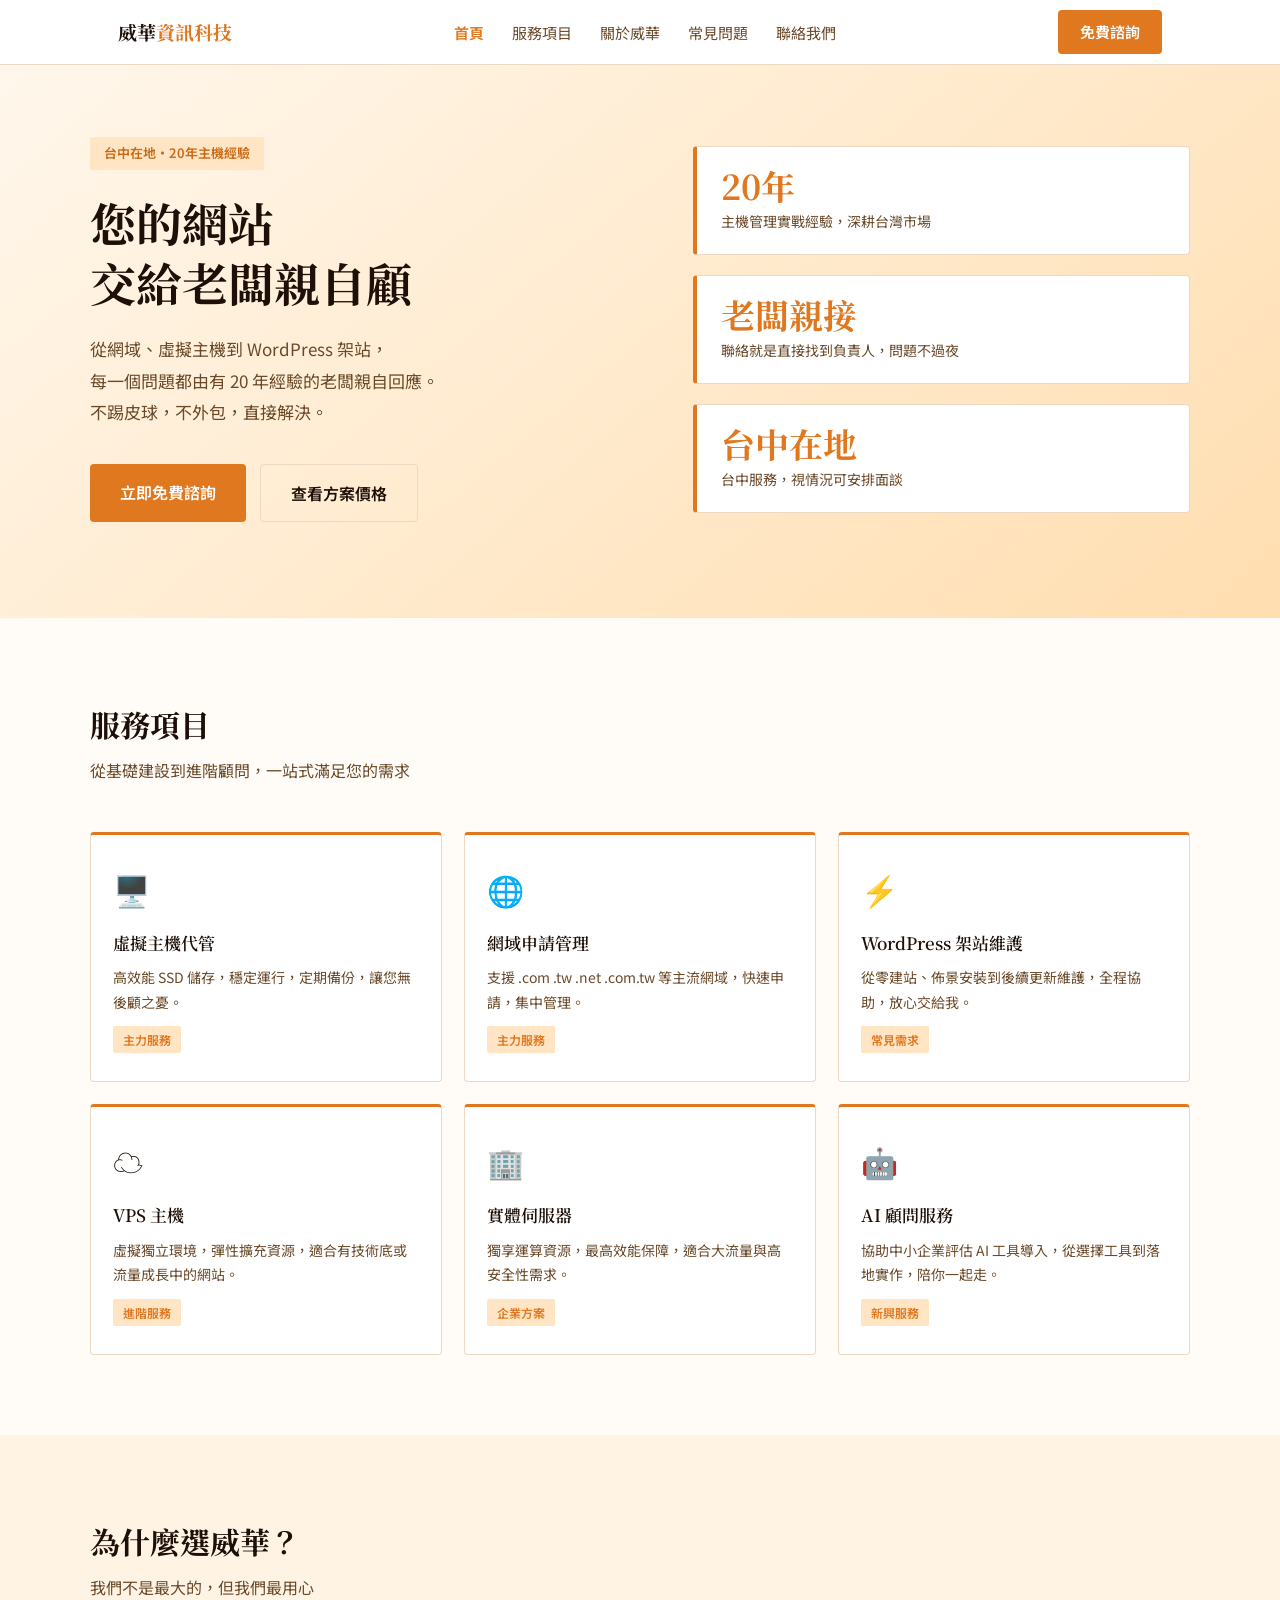
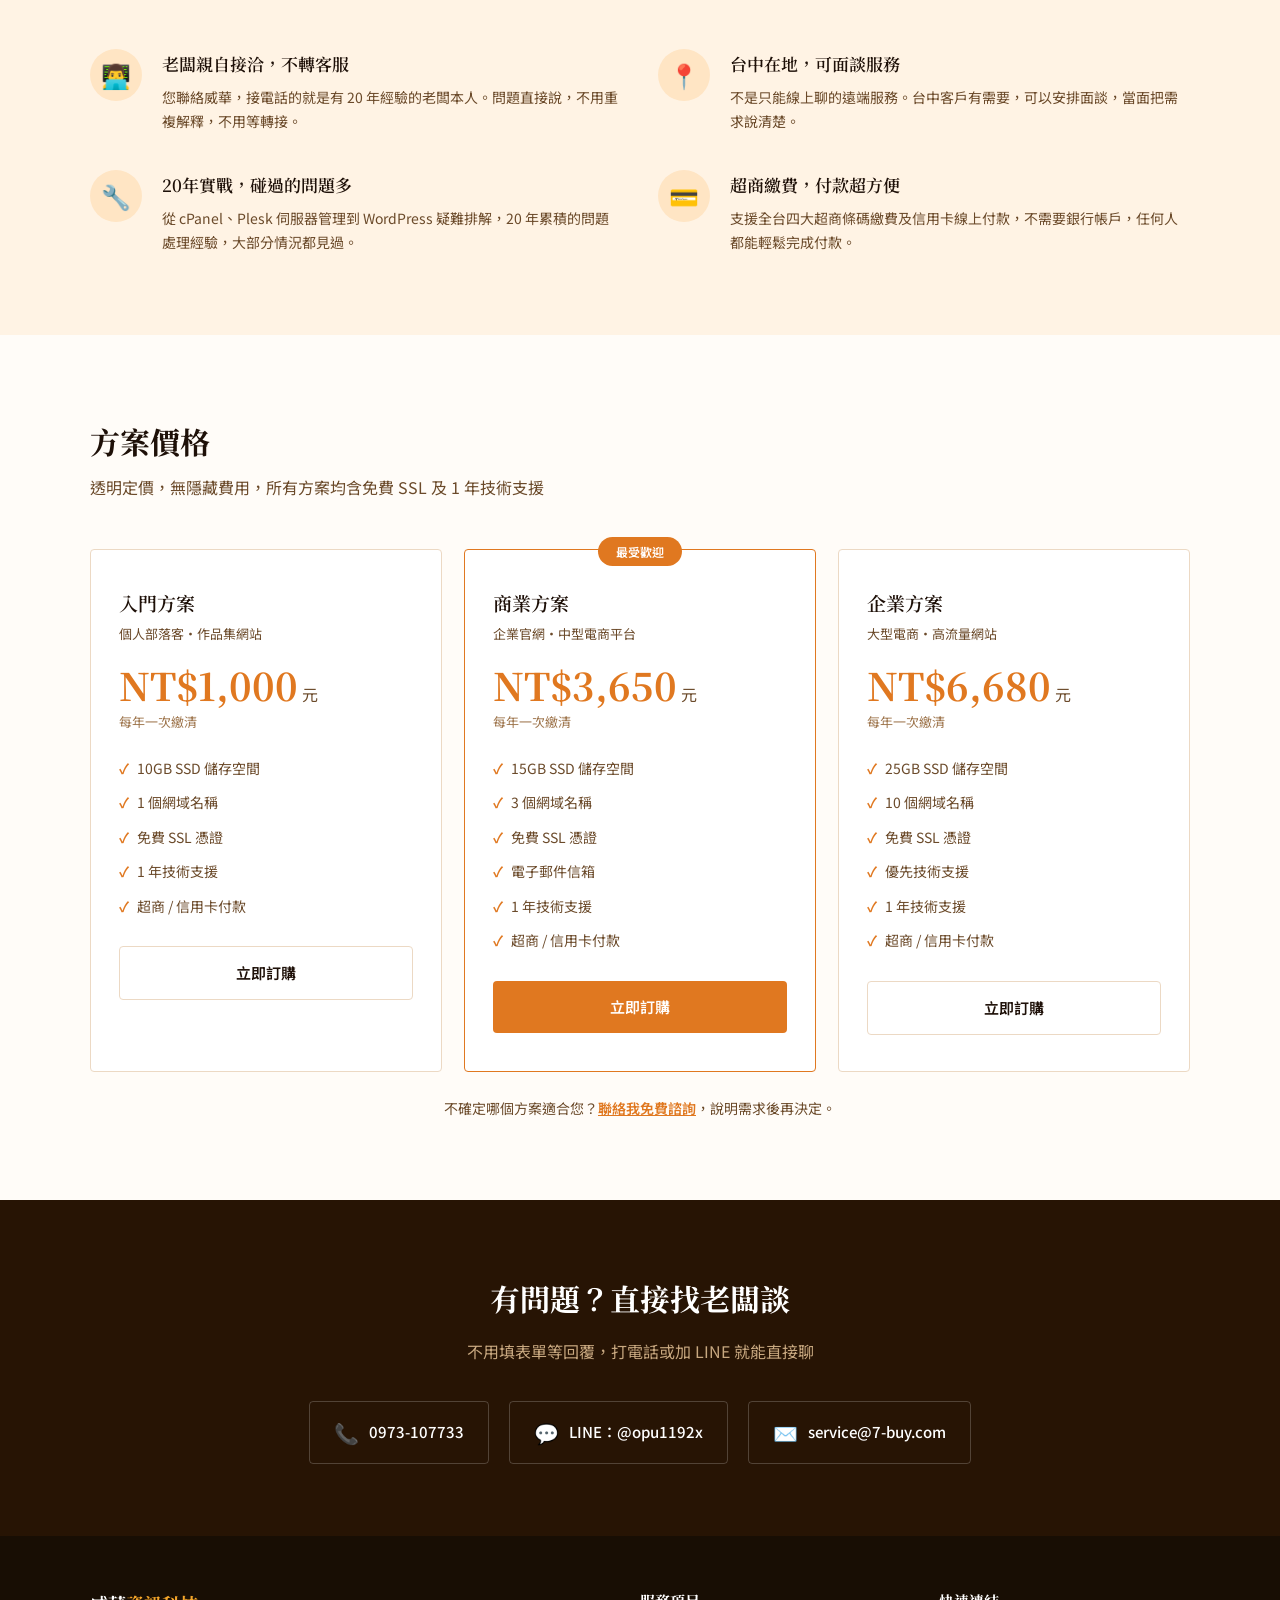
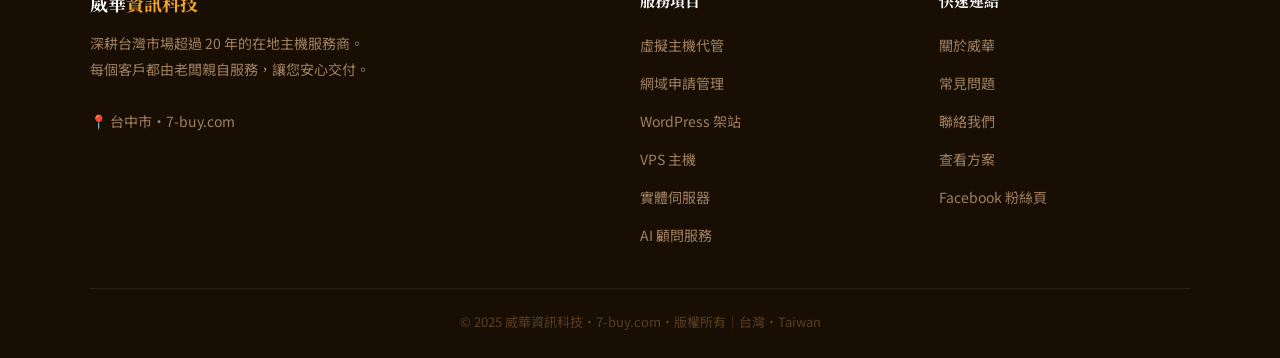
<file: index.html>
<!DOCTYPE html>
<html lang="zh-TW">
<head>
<meta charset="UTF-8">
<meta name="viewport" content="width=device-width, initial-scale=1.0">
<title>威華資訊科技｜台中在地虛擬主機・網域・WordPress 代管</title>
<meta name="description" content="20年主機管理經驗，台中在地服務。虛擬主機、網域申請、WordPress 架站維護，每個問題老闆親自回應，不踢皮球。">
<link rel="stylesheet" href="style.css">
</head>
<body>

<!-- NAV -->
<nav class="nav">
  <div class="nav-inner">
    <a href="index.html" class="nav-logo">威華<em>資訊科技</em></a>
    <ul class="nav-links">
      <li><a href="index.html" class="active">首頁</a></li>
      <li><a href="services.html">服務項目</a></li>
      <li><a href="about.html">關於威華</a></li>
      <li><a href="faq.html">常見問題</a></li>
      <li><a href="contact.html">聯絡我們</a></li>
    </ul>
    <a href="contact.html" class="nav-btn">免費諮詢</a>
  </div>
</nav>

<!-- HERO -->
<section class="hero">
  <div class="hero-inner">
    <div class="hero-copy">
      <span class="hero-badge">台中在地・20年主機經驗</span>
      <h1>您的網站<br>交給老闆親自顧</h1>
      <p class="hero-sub">
        從網域、虛擬主機到 WordPress 架站，<br>
        每一個問題都由有 20 年經驗的老闆親自回應。<br>
        不踢皮球，不外包，直接解決。
      </p>
      <div class="hero-actions">
        <a href="contact.html" class="btn-solid">立即免費諮詢</a>
        <a href="#pricing" class="btn-ghost">查看方案價格</a>
      </div>
    </div>
    <div class="hero-stats">
      <div class="stat-card">
        <div class="stat-num">20年</div>
        <div class="stat-desc">主機管理實戰經驗，深耕台灣市場</div>
      </div>
      <div class="stat-card">
        <div class="stat-num">老闆親接</div>
        <div class="stat-desc">聯絡就是直接找到負責人，問題不過夜</div>
      </div>
      <div class="stat-card">
        <div class="stat-num">台中在地</div>
        <div class="stat-desc">台中服務，視情況可安排面談</div>
      </div>
    </div>
  </div>
</section>

<!-- SERVICES OVERVIEW -->
<section class="section">
  <div class="section-inner">
    <h2 class="section-hd">服務項目</h2>
    <p class="section-sub">從基礎建設到進階顧問，一站式滿足您的需求</p>
    <div class="svc-grid">
      <a href="services.html#hosting" class="svc-card">
        <div class="svc-icon">🖥️</div>
        <div class="svc-name">虛擬主機代管</div>
        <div class="svc-desc">高效能 SSD 儲存，穩定運行，定期備份，讓您無後顧之憂。</div>
        <span class="svc-tag">主力服務</span>
      </a>
      <a href="services.html#domain" class="svc-card">
        <div class="svc-icon">🌐</div>
        <div class="svc-name">網域申請管理</div>
        <div class="svc-desc">支援 .com .tw .net .com.tw 等主流網域，快速申請，集中管理。</div>
        <span class="svc-tag">主力服務</span>
      </a>
      <a href="services.html#wordpress" class="svc-card">
        <div class="svc-icon">⚡</div>
        <div class="svc-name">WordPress 架站維護</div>
        <div class="svc-desc">從零建站、佈景安裝到後續更新維護，全程協助，放心交給我。</div>
        <span class="svc-tag">常見需求</span>
      </a>
      <a href="services.html#vps" class="svc-card">
        <div class="svc-icon">☁️</div>
        <div class="svc-name">VPS 主機</div>
        <div class="svc-desc">虛擬獨立環境，彈性擴充資源，適合有技術底或流量成長中的網站。</div>
        <span class="svc-tag">進階服務</span>
      </a>
      <a href="services.html#server" class="svc-card">
        <div class="svc-icon">🏢</div>
        <div class="svc-name">實體伺服器</div>
        <div class="svc-desc">獨享運算資源，最高效能保障，適合大流量與高安全性需求。</div>
        <span class="svc-tag">企業方案</span>
      </a>
      <a href="services.html#ai" class="svc-card">
        <div class="svc-icon">🤖</div>
        <div class="svc-name">AI 顧問服務</div>
        <div class="svc-desc">協助中小企業評估 AI 工具導入，從選擇工具到落地實作，陪你一起走。</div>
        <span class="svc-tag">新興服務</span>
      </a>
    </div>
  </div>
</section>

<!-- WHY 威華 -->
<section class="section warm-bg">
  <div class="section-inner">
    <h2 class="section-hd">為什麼選威華？</h2>
    <p class="section-sub">我們不是最大的，但我們最用心</p>
    <div class="why-grid">
      <div class="why-item">
        <div class="why-icon-box">👨‍💻</div>
        <div>
          <h3>老闆親自接洽，不轉客服</h3>
          <p>您聯絡威華，接電話的就是有 20 年經驗的老闆本人。問題直接說，不用重複解釋，不用等轉接。</p>
        </div>
      </div>
      <div class="why-item">
        <div class="why-icon-box">📍</div>
        <div>
          <h3>台中在地，可面談服務</h3>
          <p>不是只能線上聊的遠端服務。台中客戶有需要，可以安排面談，當面把需求說清楚。</p>
        </div>
      </div>
      <div class="why-item">
        <div class="why-icon-box">🔧</div>
        <div>
          <h3>20年實戰，碰過的問題多</h3>
          <p>從 cPanel、Plesk 伺服器管理到 WordPress 疑難排解，20 年累積的問題處理經驗，大部分情況都見過。</p>
        </div>
      </div>
      <div class="why-item">
        <div class="why-icon-box">💳</div>
        <div>
          <h3>超商繳費，付款超方便</h3>
          <p>支援全台四大超商條碼繳費及信用卡線上付款，不需要銀行帳戶，任何人都能輕鬆完成付款。</p>
        </div>
      </div>
    </div>
  </div>
</section>

<!-- PRICING -->
<section class="section" id="pricing">
  <div class="section-inner">
    <h2 class="section-hd">方案價格</h2>
    <p class="section-sub">透明定價，無隱藏費用，所有方案均含免費 SSL 及 1 年技術支援</p>
    <div class="pricing-grid">

      <div class="price-card">
        <div class="plan-name">入門方案</div>
        <div class="plan-hint">個人部落客・作品集網站</div>
        <div class="plan-price">NT$1,000<small> 元</small></div>
        <div class="plan-period">每年一次繳清</div>
        <ul class="plan-feats">
          <li>10GB SSD 儲存空間</li>
          <li>1 個網域名稱</li>
          <li>免費 SSL 憑證</li>
          <li>1 年技術支援</li>
          <li>超商 / 信用卡付款</li>
        </ul>
        <a href="https://p.opay.tw/0pcOx" class="btn-plan btn-plan-line" target="_blank">立即訂購</a>
      </div>

      <div class="price-card featured">
        <span class="feat-badge">最受歡迎</span>
        <div class="plan-name">商業方案</div>
        <div class="plan-hint">企業官網・中型電商平台</div>
        <div class="plan-price">NT$3,650<small> 元</small></div>
        <div class="plan-period">每年一次繳清</div>
        <ul class="plan-feats">
          <li>15GB SSD 儲存空間</li>
          <li>3 個網域名稱</li>
          <li>免費 SSL 憑證</li>
          <li>電子郵件信箱</li>
          <li>1 年技術支援</li>
          <li>超商 / 信用卡付款</li>
        </ul>
        <a href="https://p.opay.tw/0pcOx" class="btn-plan btn-plan-fill" target="_blank">立即訂購</a>
      </div>

      <div class="price-card">
        <div class="plan-name">企業方案</div>
        <div class="plan-hint">大型電商・高流量網站</div>
        <div class="plan-price">NT$6,680<small> 元</small></div>
        <div class="plan-period">每年一次繳清</div>
        <ul class="plan-feats">
          <li>25GB SSD 儲存空間</li>
          <li>10 個網域名稱</li>
          <li>免費 SSL 憑證</li>
          <li>優先技術支援</li>
          <li>1 年技術支援</li>
          <li>超商 / 信用卡付款</li>
        </ul>
        <a href="https://p.opay.tw/0pcOx" class="btn-plan btn-plan-line" target="_blank">立即訂購</a>
      </div>

    </div>
    <p style="text-align:center; margin-top:24px; font-size:14px; color:var(--ink-mid);">
      不確定哪個方案適合您？<a href="contact.html" style="color:var(--accent); font-weight:600;">聯絡我免費諮詢</a>，說明需求後再決定。
    </p>
  </div>
</section>

<!-- CTA BANNER -->
<section class="cta-banner">
  <h2>有問題？直接找老闆談</h2>
  <p>不用填表單等回覆，打電話或加 LINE 就能直接聊</p>
  <div class="cta-row">
    <a href="tel:0973107733" class="cta-link">
      <span class="cta-link-icon">📞</span> 0973-107733
    </a>
    <a href="https://line.me/R/ti/p/@opu1192x" class="cta-link" target="_blank">
      <span class="cta-link-icon">💬</span> LINE：@opu1192x
    </a>
    <a href="mailto:service@7-buy.com" class="cta-link">
      <span class="cta-link-icon">✉️</span> service@7-buy.com
    </a>
  </div>
</section>

<!-- FOOTER -->
<footer>
  <div class="footer-top">
    <div class="footer-brand">
      <a href="index.html" class="footer-logo">威華<em>資訊科技</em></a>
      <p>深耕台灣市場超過 20 年的在地主機服務商。<br>
      每個客戶都由老闆親自服務，讓您安心交付。<br><br>
      📍 台中市・7-buy.com</p>
    </div>
    <div class="footer-col">
      <h4>服務項目</h4>
      <ul>
        <li><a href="services.html#hosting">虛擬主機代管</a></li>
        <li><a href="services.html#domain">網域申請管理</a></li>
        <li><a href="services.html#wordpress">WordPress 架站</a></li>
        <li><a href="services.html#vps">VPS 主機</a></li>
        <li><a href="services.html#server">實體伺服器</a></li>
        <li><a href="services.html#ai">AI 顧問服務</a></li>
      </ul>
    </div>
    <div class="footer-col">
      <h4>快速連結</h4>
      <ul>
        <li><a href="about.html">關於威華</a></li>
        <li><a href="faq.html">常見問題</a></li>
        <li><a href="contact.html">聯絡我們</a></li>
        <li><a href="#pricing">查看方案</a></li>
        <li><a href="https://www.facebook.com/web.7buy" target="_blank">Facebook 粉絲頁</a></li>
      </ul>
    </div>
  </div>
  <div class="footer-bottom">
    © 2025 威華資訊科技・7-buy.com・版權所有｜台灣・Taiwan
  </div>
</footer>

</body>
</html>
</file>
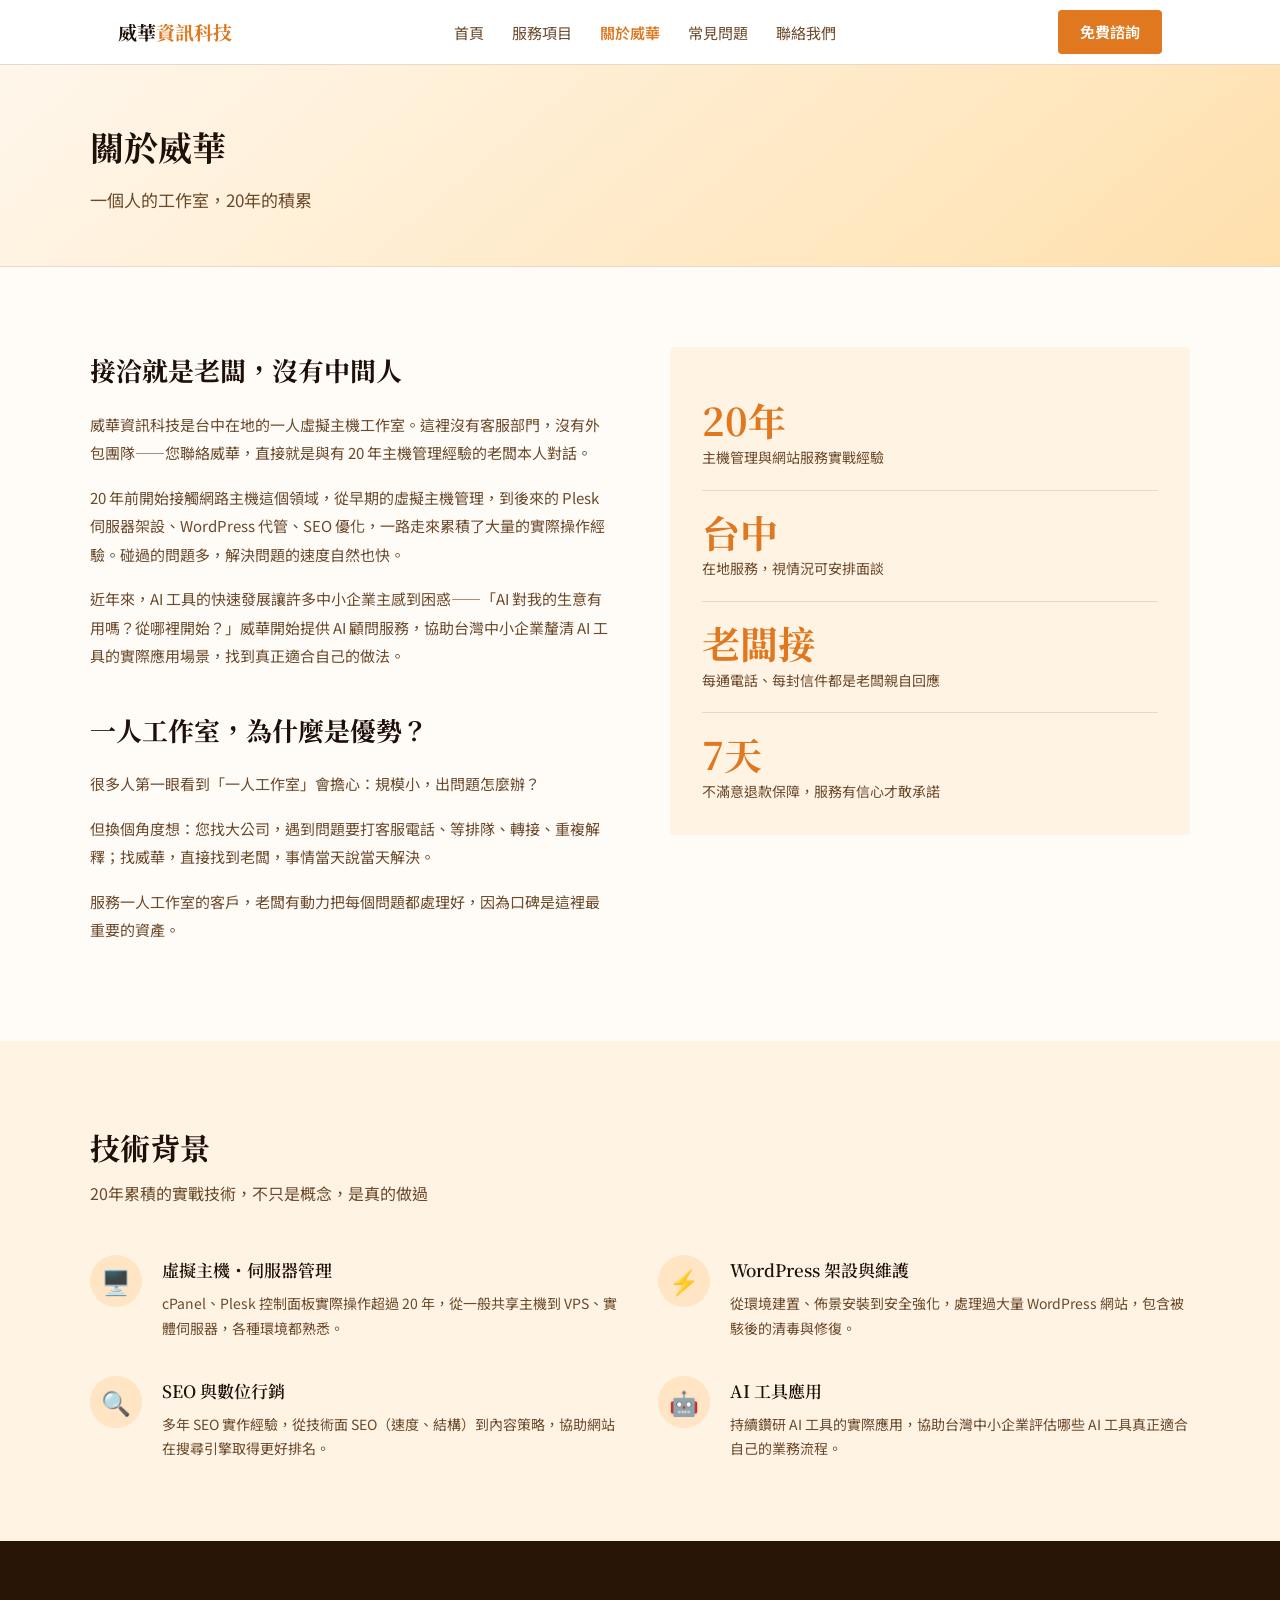
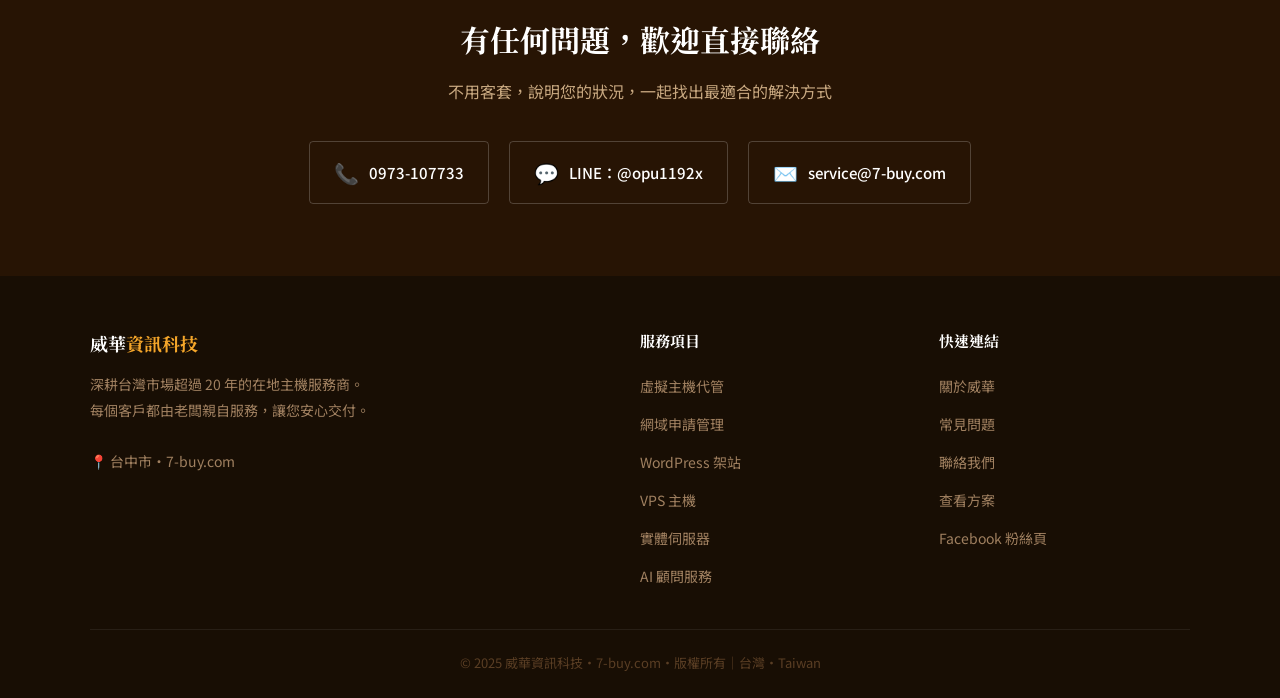
<file: about.html>
<!DOCTYPE html>
<html lang="zh-TW">
<head>
<meta charset="UTF-8">
<meta name="viewport" content="width=device-width, initial-scale=1.0">
<title>關於威華｜威華資訊科技</title>
<meta name="description" content="威華資訊科技是台中在地一人工作室，老闆擁有 20 年主機管理與 WordPress 實戰經驗，親自服務每一位客戶。">
<link rel="stylesheet" href="style.css">
</head>
<body>

<!-- NAV -->
<nav class="nav">
  <div class="nav-inner">
    <a href="index.html" class="nav-logo">威華<em>資訊科技</em></a>
    <ul class="nav-links">
      <li><a href="index.html">首頁</a></li>
      <li><a href="services.html">服務項目</a></li>
      <li><a href="about.html" class="active">關於威華</a></li>
      <li><a href="faq.html">常見問題</a></li>
      <li><a href="contact.html">聯絡我們</a></li>
    </ul>
    <a href="contact.html" class="nav-btn">免費諮詢</a>
  </div>
</nav>

<!-- PAGE HERO -->
<div class="pg-hero">
  <div class="pg-hero-inner">
    <h1>關於威華</h1>
    <p>一個人的工作室，20年的積累</p>
  </div>
</div>

<!-- ABOUT STORY -->
<section class="section">
  <div class="section-inner">
    <div class="about-grid">
      <div class="about-body">
        <h2>接洽就是老闆，沒有中間人</h2>
        <p>威華資訊科技是台中在地的一人虛擬主機工作室。這裡沒有客服部門，沒有外包團隊——您聯絡威華，直接就是與有 20 年主機管理經驗的老闆本人對話。</p>
        <p>20 年前開始接觸網路主機這個領域，從早期的虛擬主機管理，到後來的 Plesk 伺服器架設、WordPress 代管、SEO 優化，一路走來累積了大量的實際操作經驗。碰過的問題多，解決問題的速度自然也快。</p>
        <p>近年來，AI 工具的快速發展讓許多中小企業主感到困惑——「AI 對我的生意有用嗎？從哪裡開始？」威華開始提供 AI 顧問服務，協助台灣中小企業釐清 AI 工具的實際應用場景，找到真正適合自己的做法。</p>

        <h2 style="margin-top:36px;">一人工作室，為什麼是優勢？</h2>
        <p>很多人第一眼看到「一人工作室」會擔心：規模小，出問題怎麼辦？</p>
        <p>但換個角度想：您找大公司，遇到問題要打客服電話、等排隊、轉接、重複解釋；找威華，直接找到老闆，事情當天說當天解決。</p>
        <p>服務一人工作室的客戶，老闆有動力把每個問題都處理好，因為口碑是這裡最重要的資產。</p>
      </div>

      <div>
        <div class="about-nums">
          <div class="about-num">
            <strong>20年</strong>
            <span>主機管理與網站服務實戰經驗</span>
          </div>
          <div class="about-num">
            <strong>台中</strong>
            <span>在地服務，視情況可安排面談</span>
          </div>
          <div class="about-num">
            <strong>老闆接</strong>
            <span>每通電話、每封信件都是老闆親自回應</span>
          </div>
          <div class="about-num">
            <strong>7天</strong>
            <span>不滿意退款保障，服務有信心才敢承諾</span>
          </div>
        </div>
      </div>
    </div>
  </div>
</section>

<!-- 技術背景 -->
<section class="section warm-bg">
  <div class="section-inner">
    <h2 class="section-hd">技術背景</h2>
    <p class="section-sub">20年累積的實戰技術，不只是概念，是真的做過</p>
    <div class="why-grid">
      <div class="why-item">
        <div class="why-icon-box">🖥️</div>
        <div>
          <h3>虛擬主機・伺服器管理</h3>
          <p>cPanel、Plesk 控制面板實際操作超過 20 年，從一般共享主機到 VPS、實體伺服器，各種環境都熟悉。</p>
        </div>
      </div>
      <div class="why-item">
        <div class="why-icon-box">⚡</div>
        <div>
          <h3>WordPress 架設與維護</h3>
          <p>從環境建置、佈景安裝到安全強化，處理過大量 WordPress 網站，包含被駭後的清毒與修復。</p>
        </div>
      </div>
      <div class="why-item">
        <div class="why-icon-box">🔍</div>
        <div>
          <h3>SEO 與數位行銷</h3>
          <p>多年 SEO 實作經驗，從技術面 SEO（速度、結構）到內容策略，協助網站在搜尋引擎取得更好排名。</p>
        </div>
      </div>
      <div class="why-item">
        <div class="why-icon-box">🤖</div>
        <div>
          <h3>AI 工具應用</h3>
          <p>持續鑽研 AI 工具的實際應用，協助台灣中小企業評估哪些 AI 工具真正適合自己的業務流程。</p>
        </div>
      </div>
    </div>
  </div>
</section>

<!-- CTA BANNER -->
<section class="cta-banner">
  <h2>有任何問題，歡迎直接聯絡</h2>
  <p>不用客套，說明您的狀況，一起找出最適合的解決方式</p>
  <div class="cta-row">
    <a href="tel:0973107733" class="cta-link">
      <span class="cta-link-icon">📞</span> 0973-107733
    </a>
    <a href="https://line.me/R/ti/p/@opu1192x" class="cta-link" target="_blank">
      <span class="cta-link-icon">💬</span> LINE：@opu1192x
    </a>
    <a href="mailto:service@7-buy.com" class="cta-link">
      <span class="cta-link-icon">✉️</span> service@7-buy.com
    </a>
  </div>
</section>

<!-- FOOTER -->
<footer>
  <div class="footer-top">
    <div class="footer-brand">
      <a href="index.html" class="footer-logo">威華<em>資訊科技</em></a>
      <p>深耕台灣市場超過 20 年的在地主機服務商。<br>
      每個客戶都由老闆親自服務，讓您安心交付。<br><br>
      📍 台中市・7-buy.com</p>
    </div>
    <div class="footer-col">
      <h4>服務項目</h4>
      <ul>
        <li><a href="services.html#hosting">虛擬主機代管</a></li>
        <li><a href="services.html#domain">網域申請管理</a></li>
        <li><a href="services.html#wordpress">WordPress 架站</a></li>
        <li><a href="services.html#vps">VPS 主機</a></li>
        <li><a href="services.html#server">實體伺服器</a></li>
        <li><a href="services.html#ai">AI 顧問服務</a></li>
      </ul>
    </div>
    <div class="footer-col">
      <h4>快速連結</h4>
      <ul>
        <li><a href="about.html">關於威華</a></li>
        <li><a href="faq.html">常見問題</a></li>
        <li><a href="contact.html">聯絡我們</a></li>
        <li><a href="index.html#pricing">查看方案</a></li>
        <li><a href="https://www.facebook.com/web.7buy" target="_blank">Facebook 粉絲頁</a></li>
      </ul>
    </div>
  </div>
  <div class="footer-bottom">
    © 2025 威華資訊科技・7-buy.com・版權所有｜台灣・Taiwan
  </div>
</footer>

</body>
</html>
</file>
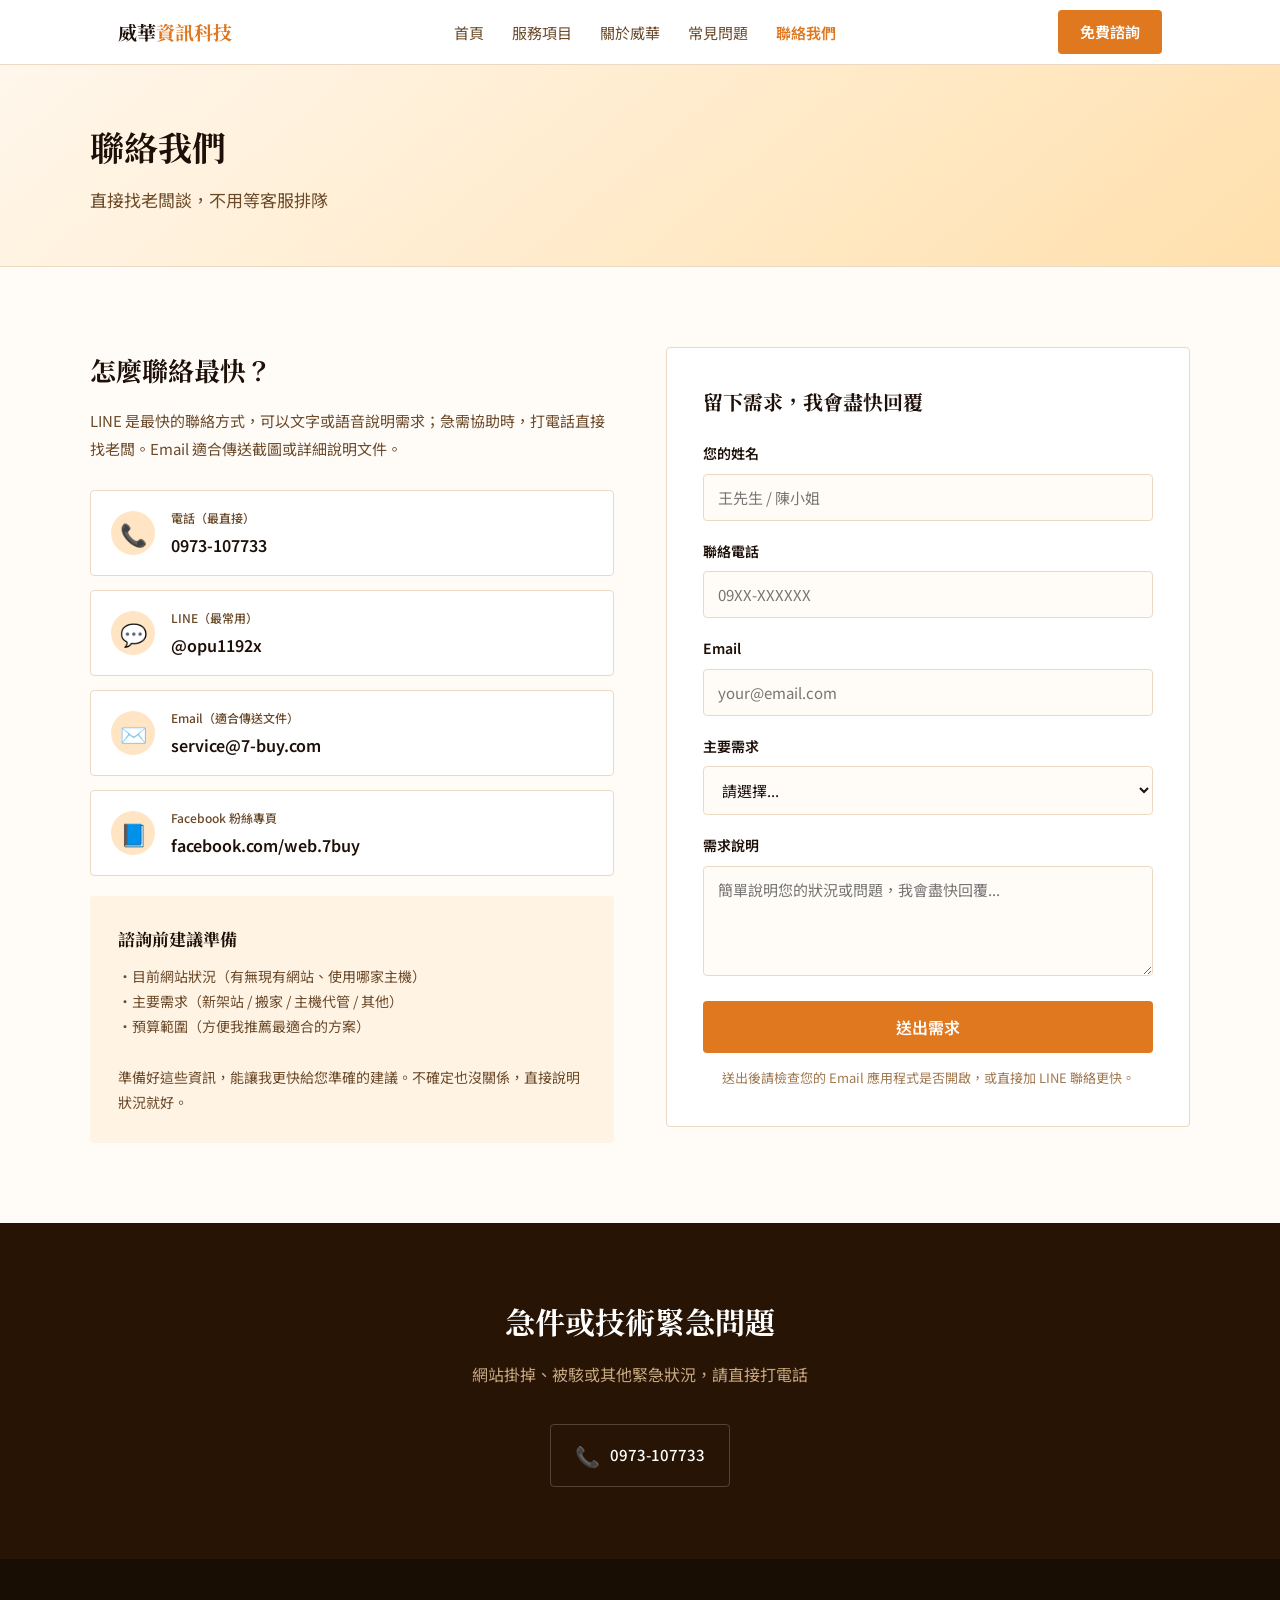
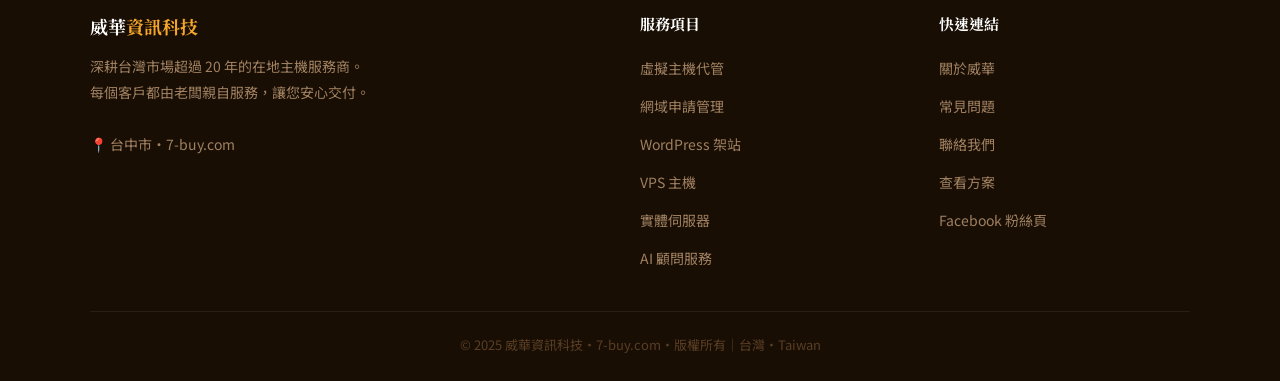
<file: contact.html>
<!DOCTYPE html>
<html lang="zh-TW">
<head>
<meta charset="UTF-8">
<meta name="viewport" content="width=device-width, initial-scale=1.0">
<title>聯絡我們｜威華資訊科技</title>
<meta name="description" content="聯絡威華資訊科技：電話 0973-107733、LINE @opu1192x、Email service@7-buy.com，老闆親自回應。">
<link rel="stylesheet" href="style.css">
</head>
<body>

<!-- NAV -->
<nav class="nav">
  <div class="nav-inner">
    <a href="index.html" class="nav-logo">威華<em>資訊科技</em></a>
    <ul class="nav-links">
      <li><a href="index.html">首頁</a></li>
      <li><a href="services.html">服務項目</a></li>
      <li><a href="about.html">關於威華</a></li>
      <li><a href="faq.html">常見問題</a></li>
      <li><a href="contact.html" class="active">聯絡我們</a></li>
    </ul>
    <a href="contact.html" class="nav-btn">免費諮詢</a>
  </div>
</nav>

<!-- PAGE HERO -->
<div class="pg-hero">
  <div class="pg-hero-inner">
    <h1>聯絡我們</h1>
    <p>直接找老闆談，不用等客服排隊</p>
  </div>
</div>

<!-- CONTACT -->
<section class="section">
  <div class="section-inner">
    <div class="contact-grid">

      <!-- 左側：聯絡方式 -->
      <div>
        <div class="contact-intro">
          <h2>怎麼聯絡最快？</h2>
          <p>LINE 是最快的聯絡方式，可以文字或語音說明需求；急需協助時，打電話直接找老闆。Email 適合傳送截圖或詳細說明文件。</p>
        </div>

        <div class="contact-methods">
          <a href="tel:0973107733" class="contact-m">
            <div class="cm-icon">📞</div>
            <div class="cm-text">
              <strong>電話（最直接）</strong>
              <span>0973-107733</span>
            </div>
          </a>
          <a href="https://line.me/R/ti/p/@opu1192x" class="contact-m" target="_blank">
            <div class="cm-icon">💬</div>
            <div class="cm-text">
              <strong>LINE（最常用）</strong>
              <span>@opu1192x</span>
            </div>
          </a>
          <a href="mailto:service@7-buy.com" class="contact-m">
            <div class="cm-icon">✉️</div>
            <div class="cm-text">
              <strong>Email（適合傳送文件）</strong>
              <span>service@7-buy.com</span>
            </div>
          </a>
          <a href="https://www.facebook.com/web.7buy" class="contact-m" target="_blank">
            <div class="cm-icon">📘</div>
            <div class="cm-text">
              <strong>Facebook 粉絲專頁</strong>
              <span>facebook.com/web.7buy</span>
            </div>
          </a>
        </div>

        <div class="contact-note">
          <h3>諮詢前建議準備</h3>
          <p>
            ・目前網站狀況（有無現有網站、使用哪家主機）<br>
            ・主要需求（新架站 / 搬家 / 主機代管 / 其他）<br>
            ・預算範圍（方便我推薦最適合的方案）<br><br>
            準備好這些資訊，能讓我更快給您準確的建議。不確定也沒關係，直接說明狀況就好。
          </p>
        </div>
      </div>

      <!-- 右側：詢問表單 -->
      <div class="contact-box">
        <h3>留下需求，我會盡快回覆</h3>
        <form action="mailto:service@7-buy.com" method="post" enctype="text/plain">
          <div class="fg">
            <label for="name">您的姓名</label>
            <input type="text" id="name" name="name" placeholder="王先生 / 陳小姐" required>
          </div>
          <div class="fg">
            <label for="phone">聯絡電話</label>
            <input type="tel" id="phone" name="phone" placeholder="09XX-XXXXXX">
          </div>
          <div class="fg">
            <label for="email">Email</label>
            <input type="email" id="email" name="email" placeholder="your@email.com" required>
          </div>
          <div class="fg">
            <label for="service">主要需求</label>
            <select id="service" name="service">
              <option value="">請選擇...</option>
              <option value="hosting">虛擬主機代管</option>
              <option value="domain">網域申請管理</option>
              <option value="wordpress">WordPress 架站 / 維護</option>
              <option value="vps">VPS 主機</option>
              <option value="server">實體伺服器</option>
              <option value="ai">AI 顧問服務</option>
              <option value="migration">網站搬家</option>
              <option value="other">其他</option>
            </select>
          </div>
          <div class="fg">
            <label for="message">需求說明</label>
            <textarea id="message" name="message" placeholder="簡單說明您的狀況或問題，我會盡快回覆..."></textarea>
          </div>
          <button type="submit" class="btn-send">送出需求</button>
        </form>
        <p style="font-size:13px; color: var(--ink-light); margin-top:14px; text-align:center;">
          送出後請檢查您的 Email 應用程式是否開啟，或直接加 LINE 聯絡更快。
        </p>
      </div>

    </div>
  </div>
</section>

<!-- CTA BANNER -->
<section class="cta-banner">
  <h2>急件或技術緊急問題</h2>
  <p>網站掛掉、被駭或其他緊急狀況，請直接打電話</p>
  <div class="cta-row">
    <a href="tel:0973107733" class="cta-link">
      <span class="cta-link-icon">📞</span> 0973-107733
    </a>
  </div>
</section>

<!-- FOOTER -->
<footer>
  <div class="footer-top">
    <div class="footer-brand">
      <a href="index.html" class="footer-logo">威華<em>資訊科技</em></a>
      <p>深耕台灣市場超過 20 年的在地主機服務商。<br>
      每個客戶都由老闆親自服務，讓您安心交付。<br><br>
      📍 台中市・7-buy.com</p>
    </div>
    <div class="footer-col">
      <h4>服務項目</h4>
      <ul>
        <li><a href="services.html#hosting">虛擬主機代管</a></li>
        <li><a href="services.html#domain">網域申請管理</a></li>
        <li><a href="services.html#wordpress">WordPress 架站</a></li>
        <li><a href="services.html#vps">VPS 主機</a></li>
        <li><a href="services.html#server">實體伺服器</a></li>
        <li><a href="services.html#ai">AI 顧問服務</a></li>
      </ul>
    </div>
    <div class="footer-col">
      <h4>快速連結</h4>
      <ul>
        <li><a href="about.html">關於威華</a></li>
        <li><a href="faq.html">常見問題</a></li>
        <li><a href="contact.html">聯絡我們</a></li>
        <li><a href="index.html#pricing">查看方案</a></li>
        <li><a href="https://www.facebook.com/web.7buy" target="_blank">Facebook 粉絲頁</a></li>
      </ul>
    </div>
  </div>
  <div class="footer-bottom">
    © 2025 威華資訊科技・7-buy.com・版權所有｜台灣・Taiwan
  </div>
</footer>

</body>
</html>
</file>
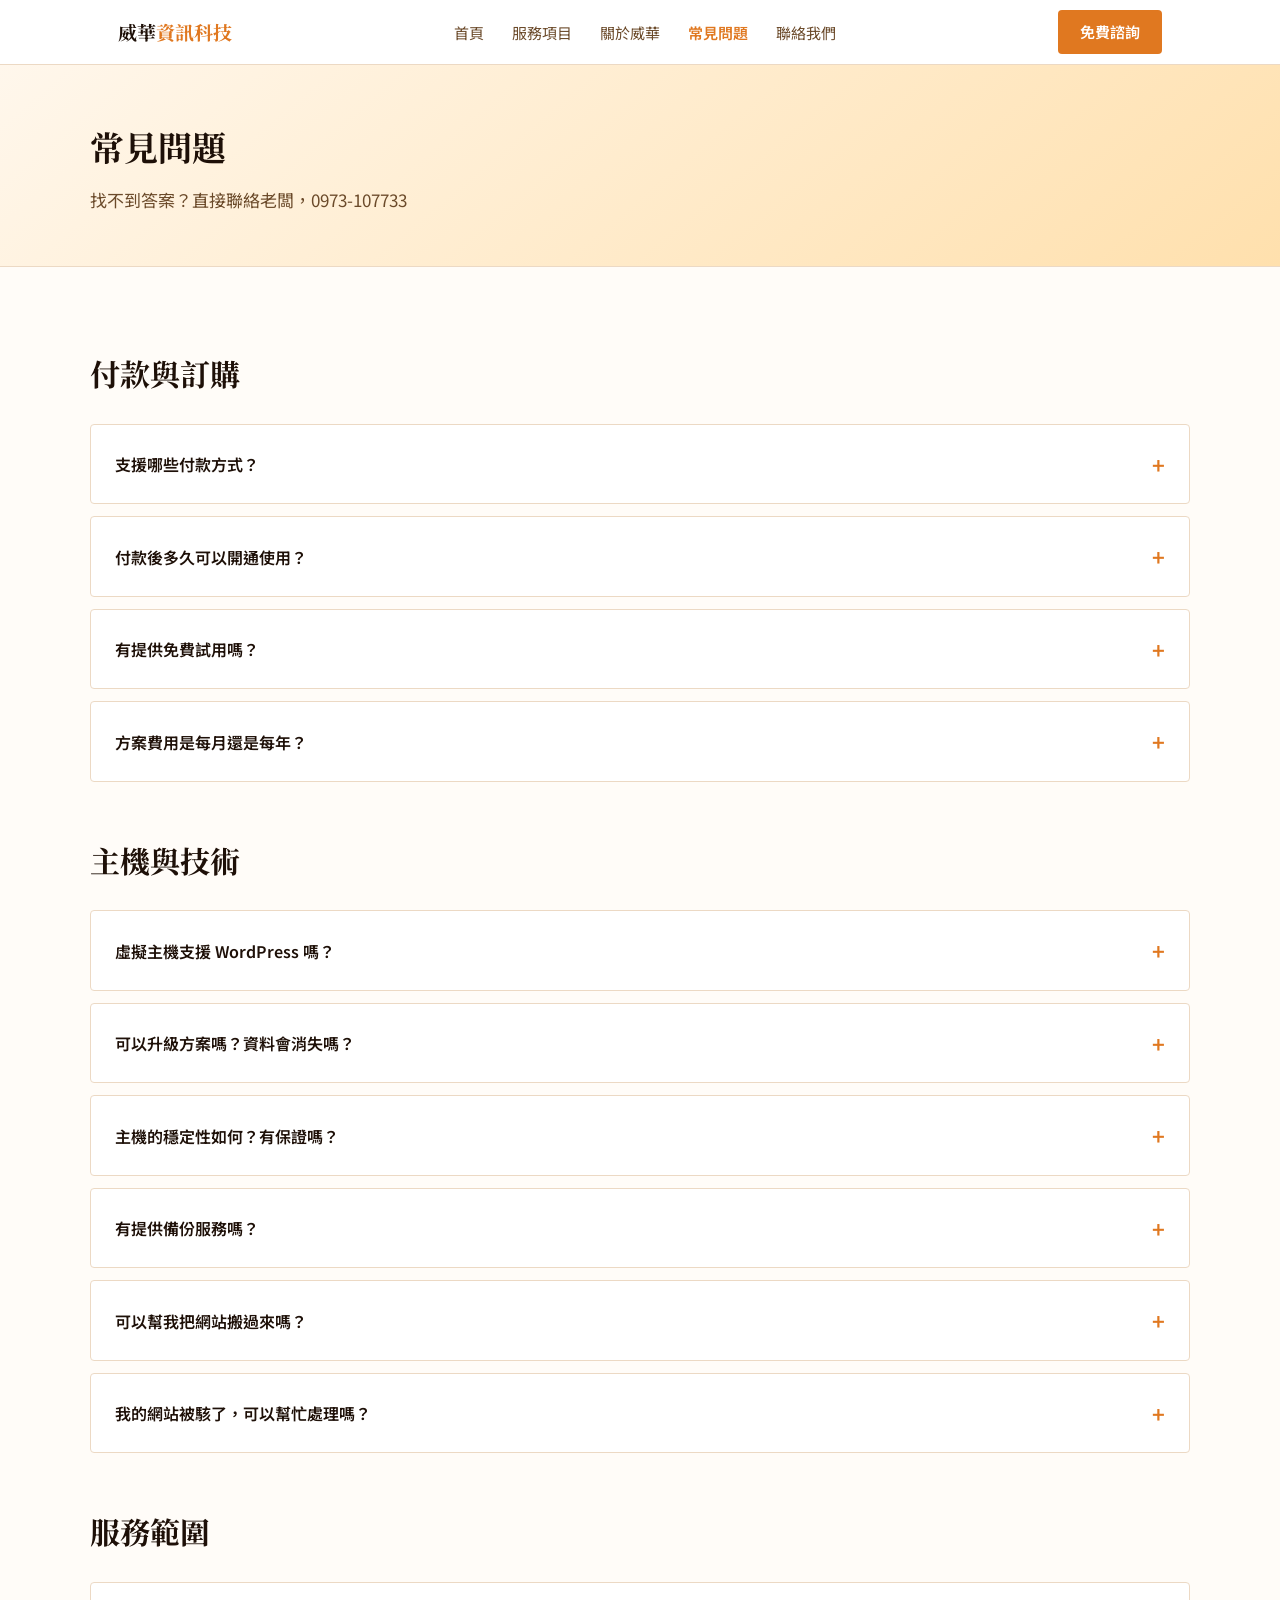
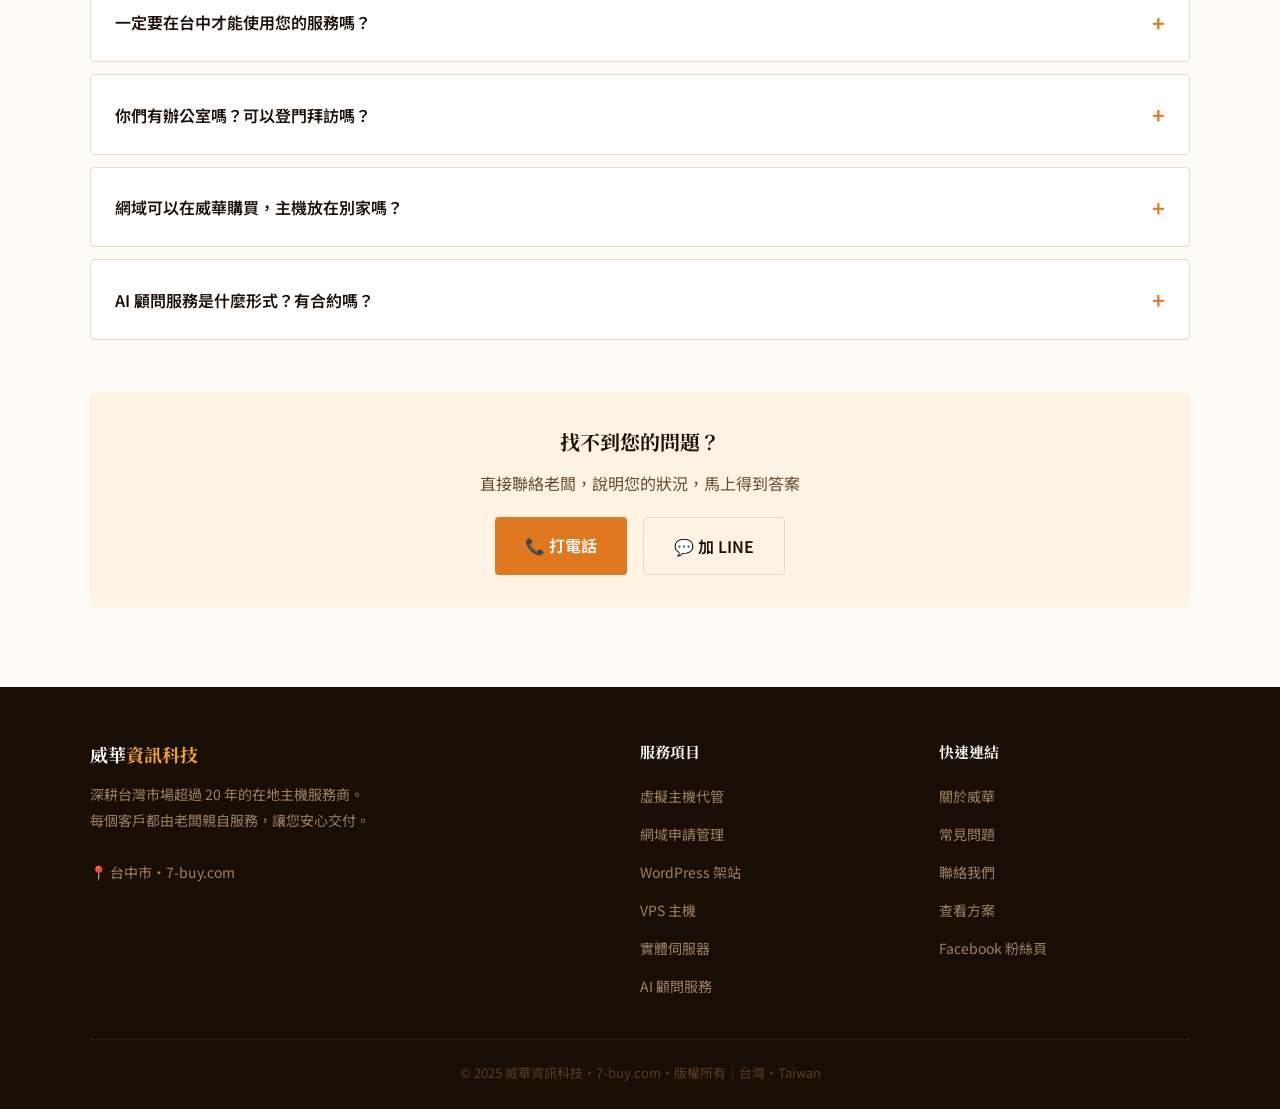
<file: faq.html>
<!DOCTYPE html>
<html lang="zh-TW">
<head>
<meta charset="UTF-8">
<meta name="viewport" content="width=device-width, initial-scale=1.0">
<title>常見問題｜威華資訊科技</title>
<meta name="description" content="威華資訊科技常見問題：付款方式、開通時間、WordPress 支援、方案升級、技術支援聯絡方式等。">
<link rel="stylesheet" href="style.css">
</head>
<body>

<!-- NAV -->
<nav class="nav">
  <div class="nav-inner">
    <a href="index.html" class="nav-logo">威華<em>資訊科技</em></a>
    <ul class="nav-links">
      <li><a href="index.html">首頁</a></li>
      <li><a href="services.html">服務項目</a></li>
      <li><a href="about.html">關於威華</a></li>
      <li><a href="faq.html" class="active">常見問題</a></li>
      <li><a href="contact.html">聯絡我們</a></li>
    </ul>
    <a href="contact.html" class="nav-btn">免費諮詢</a>
  </div>
</nav>

<!-- PAGE HERO -->
<div class="pg-hero">
  <div class="pg-hero-inner">
    <h1>常見問題</h1>
    <p>找不到答案？直接聯絡老闆，0973-107733</p>
  </div>
</div>

<!-- FAQ -->
<section class="section">
  <div class="section-inner">

    <h2 class="section-hd" style="margin-bottom:24px;">付款與訂購</h2>
    <div class="faq-list" style="margin-bottom:52px;">

      <details>
        <summary>支援哪些付款方式？</summary>
        <div class="faq-ans">
          支援全台四大超商（7-ELEVEN、全家、萊爾富、OK 超商）條碼繳費，以及信用卡線上付款。超商繳費不需要銀行帳戶，攜帶繳費單到超商即可完成付款，非常方便。
        </div>
      </details>

      <details>
        <summary>付款後多久可以開通使用？</summary>
        <div class="faq-ans">
          確認付款後，通常在 1 個工作天內完成開通，並將帳號資訊寄送至您的 Email。如有急用，可透過 LINE（@opu1192x）或電話（0973-107733）聯絡，加速處理。
        </div>
      </details>

      <details>
        <summary>有提供免費試用嗎？</summary>
        <div class="faq-ans">
          目前沒有免費試用方案，但提供 <strong>7 天不滿意退款保障</strong>。如果您對服務有疑問，建議先透過 LINE 或電話免費諮詢，確認適合後再訂購。
        </div>
      </details>

      <details>
        <summary>方案費用是每月還是每年？</summary>
        <div class="faq-ans">
          所有方案均採<strong>每年一次繳清</strong>。入門方案每年 NT$1,000、商業方案每年 NT$3,650、企業方案每年 NT$6,680。
        </div>
      </details>

    </div>

    <h2 class="section-hd" style="margin-bottom:24px;">主機與技術</h2>
    <div class="faq-list" style="margin-bottom:52px;">

      <details>
        <summary>虛擬主機支援 WordPress 嗎？</summary>
        <div class="faq-ans">
          完全支援。主機環境已針對 WordPress 優化，支援 PHP 多版本切換、MySQL 資料庫，可一鍵安裝 WordPress，免手動設定。如需完整的 WordPress 架站服務，也可直接委託威華處理。
        </div>
      </details>

      <details>
        <summary>可以升級方案嗎？資料會消失嗎？</summary>
        <div class="faq-ans">
          可以隨時升級方案，資料完整保留，升級過程不會有停機或資料遺失的問題。費用依剩餘使用天數按比例計算差額，不會重複收費。
        </div>
      </details>

      <details>
        <summary>主機的穩定性如何？有保證嗎？</summary>
        <div class="faq-ans">
          採用穩定的主機環境，正常情況下穩定運行。如遇到主機問題，會盡快排查處理。有任何異常可直接聯絡老闆，不需要等排隊客服。
        </div>
      </details>

      <details>
        <summary>有提供備份服務嗎？</summary>
        <div class="faq-ans">
          有定期備份機制。建議客戶也自行保留重要資料的備份，以防萬一。如需更高頻率或客製化備份方案，可另外討論。
        </div>
      </details>

      <details>
        <summary>可以幫我把網站搬過來嗎？</summary>
        <div class="faq-ans">
          可以。網站搬家（主機遷移）是常見的服務需求，包含網站檔案、資料庫、Email 帳號的完整遷移，過程會盡量縮短停機時間。請先透過 LINE 或電話說明目前的主機環境，評估後報價。
        </div>
      </details>

      <details>
        <summary>我的網站被駭了，可以幫忙處理嗎？</summary>
        <div class="faq-ans">
          可以協助處理。WordPress 被植入惡意程式是很常見的問題，通常是因為外掛或佈景長期未更新、密碼過於簡單所致。威華可協助清除惡意程式、強化安全設定，並建議後續的維護做法，避免再次被駭。
        </div>
      </details>

    </div>

    <h2 class="section-hd" style="margin-bottom:24px;">服務範圍</h2>
    <div class="faq-list" style="margin-bottom:52px;">

      <details>
        <summary>一定要在台中才能使用您的服務嗎？</summary>
        <div class="faq-ans">
          不一定。大多數服務透過電話、LINE、Email 遠端處理即可，全台均可服務。台中客戶若有需要，才會安排面談。
        </div>
      </details>

      <details>
        <summary>你們有辦公室嗎？可以登門拜訪嗎？</summary>
        <div class="faq-ans">
          威華是一人虛擬主機工作室，沒有固定對外開放的辦公室。如需面談，請先透過 LINE 或電話預約，確認時間後再安排。
        </div>
      </details>

      <details>
        <summary>網域可以在威華購買，主機放在別家嗎？</summary>
        <div class="faq-ans">
          可以，網域和主機是各自獨立的服務，可以分開購買。威華協助設定 DNS 指向到您選擇的主機，兩邊都能正常運作。
        </div>
      </details>

      <details>
        <summary>AI 顧問服務是什麼形式？有合約嗎？</summary>
        <div class="faq-ans">
          AI 顧問服務以需求導向為主，不強迫長期合約。可以從一次性的諮詢開始，了解您的業務需求後，再決定是否需要持續合作。收費方式依照服務內容個別討論。
        </div>
      </details>

    </div>

    <div style="background: var(--bg-warm); border-radius: 4px; padding: 32px; text-align: center;">
      <h3 style="font-family: var(--serif); font-size: 20px; margin-bottom: 10px;">找不到您的問題？</h3>
      <p style="color: var(--ink-mid); margin-bottom: 20px;">直接聯絡老闆，說明您的狀況，馬上得到答案</p>
      <div style="display: flex; justify-content: center; gap: 16px; flex-wrap: wrap;">
        <a href="tel:0973107733" class="btn-solid">📞 打電話</a>
        <a href="https://line.me/R/ti/p/@opu1192x" class="btn-ghost" target="_blank">💬 加 LINE</a>
      </div>
    </div>

  </div>
</section>

<!-- FOOTER -->
<footer>
  <div class="footer-top">
    <div class="footer-brand">
      <a href="index.html" class="footer-logo">威華<em>資訊科技</em></a>
      <p>深耕台灣市場超過 20 年的在地主機服務商。<br>
      每個客戶都由老闆親自服務，讓您安心交付。<br><br>
      📍 台中市・7-buy.com</p>
    </div>
    <div class="footer-col">
      <h4>服務項目</h4>
      <ul>
        <li><a href="services.html#hosting">虛擬主機代管</a></li>
        <li><a href="services.html#domain">網域申請管理</a></li>
        <li><a href="services.html#wordpress">WordPress 架站</a></li>
        <li><a href="services.html#vps">VPS 主機</a></li>
        <li><a href="services.html#server">實體伺服器</a></li>
        <li><a href="services.html#ai">AI 顧問服務</a></li>
      </ul>
    </div>
    <div class="footer-col">
      <h4>快速連結</h4>
      <ul>
        <li><a href="about.html">關於威華</a></li>
        <li><a href="faq.html">常見問題</a></li>
        <li><a href="contact.html">聯絡我們</a></li>
        <li><a href="index.html#pricing">查看方案</a></li>
        <li><a href="https://www.facebook.com/web.7buy" target="_blank">Facebook 粉絲頁</a></li>
      </ul>
    </div>
  </div>
  <div class="footer-bottom">
    © 2025 威華資訊科技・7-buy.com・版權所有｜台灣・Taiwan
  </div>
</footer>

</body>
</html>
</file>
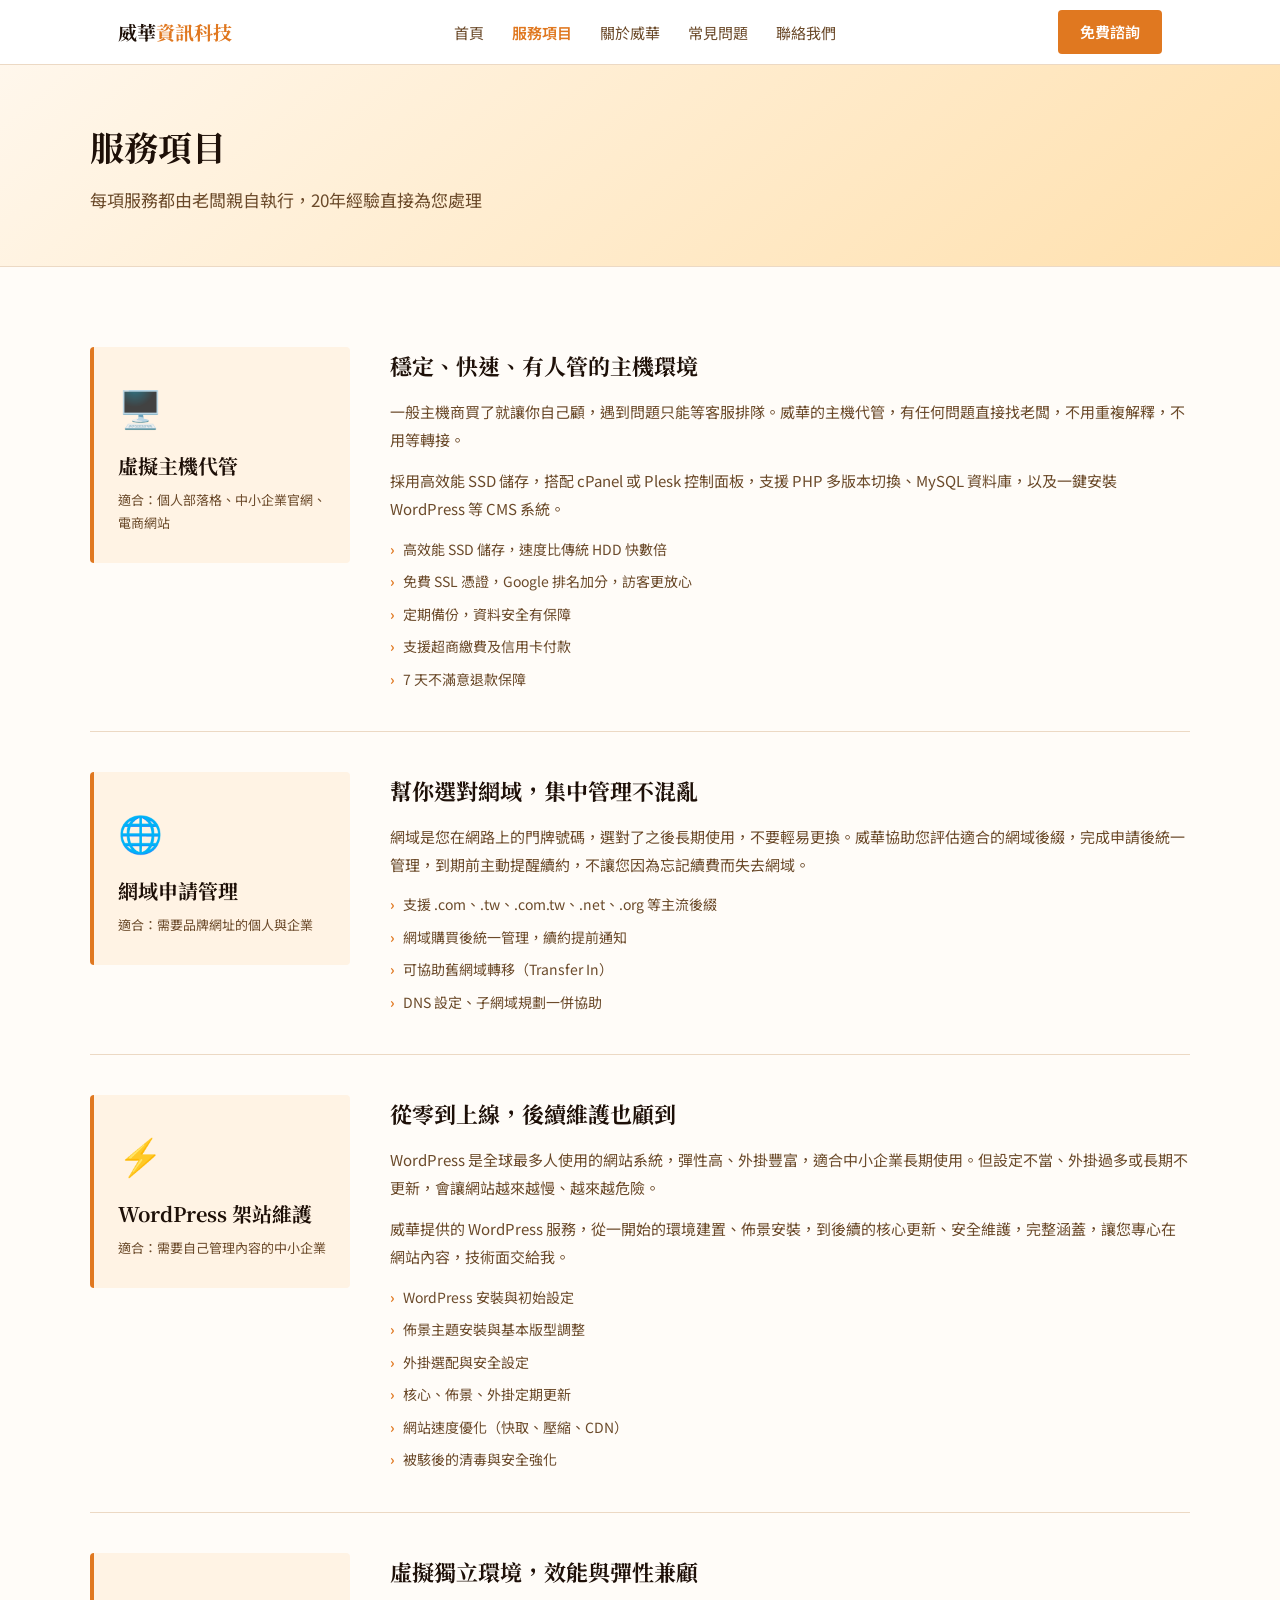
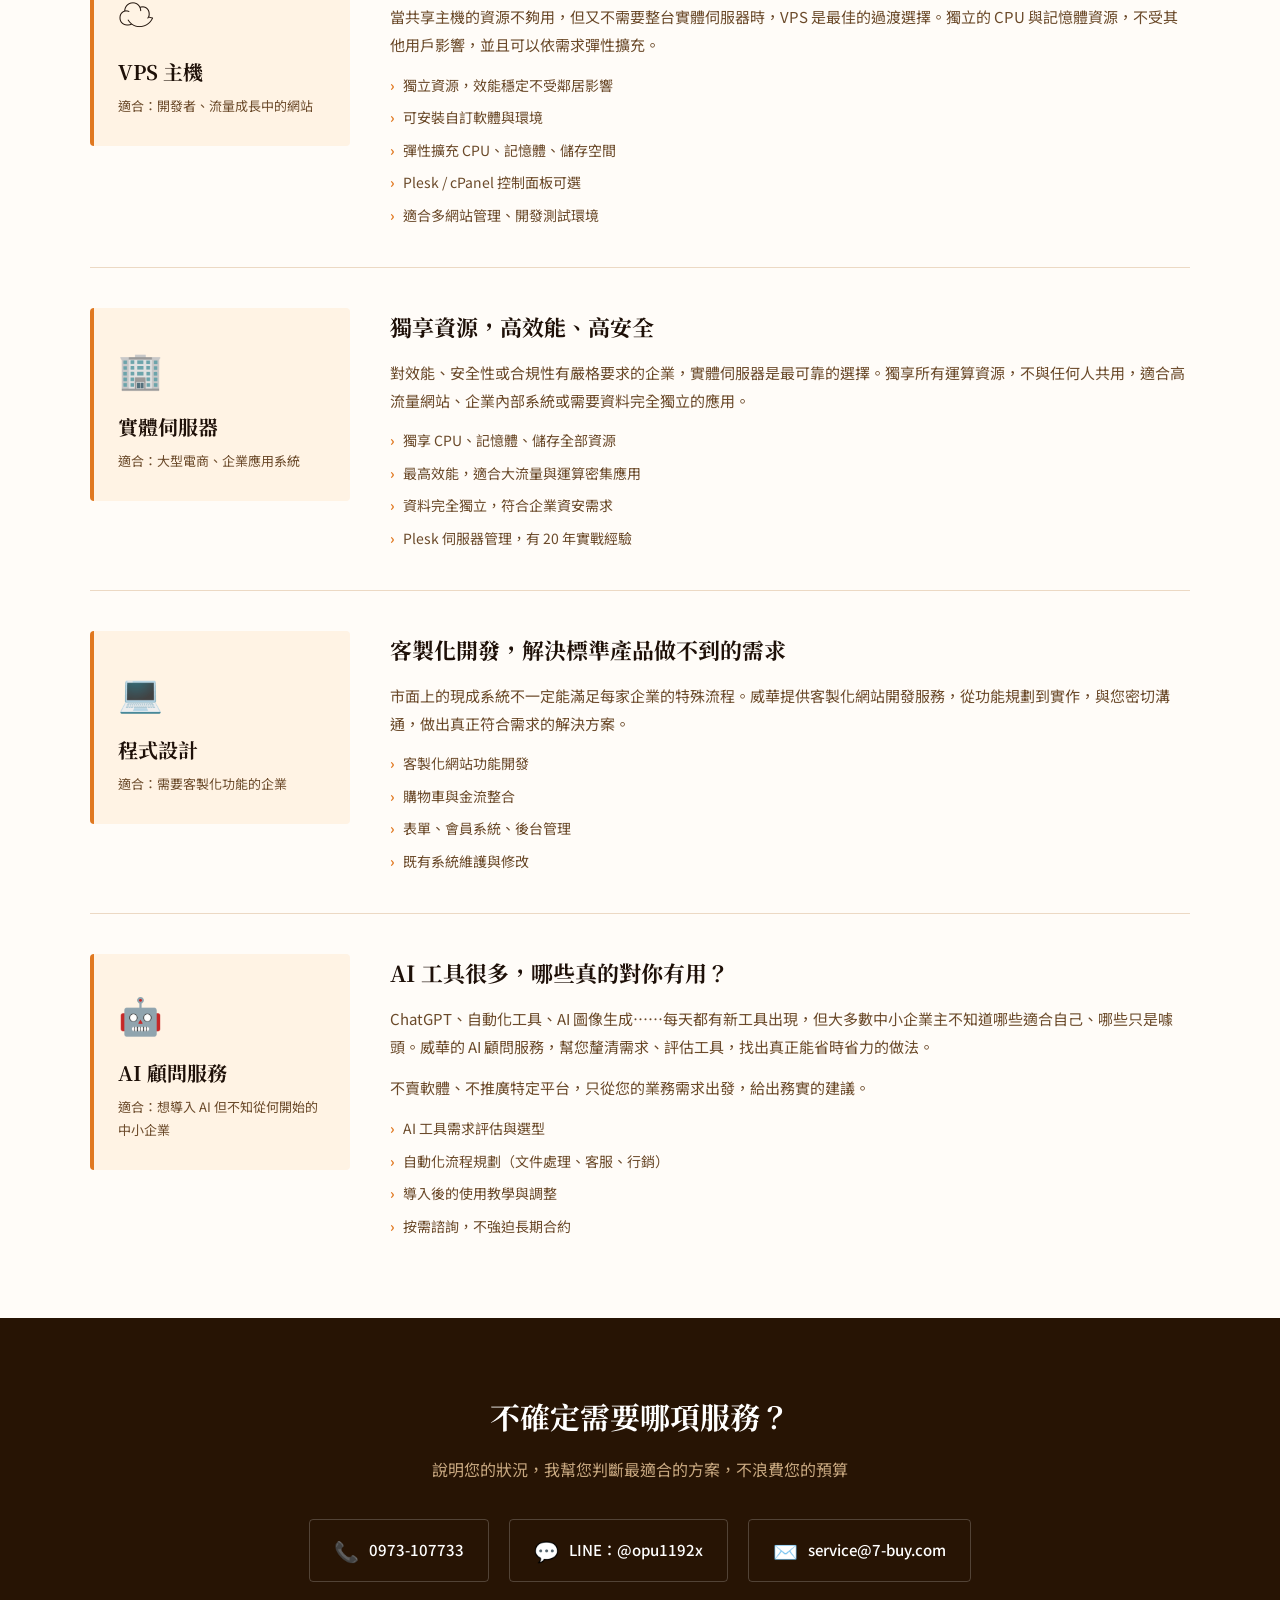
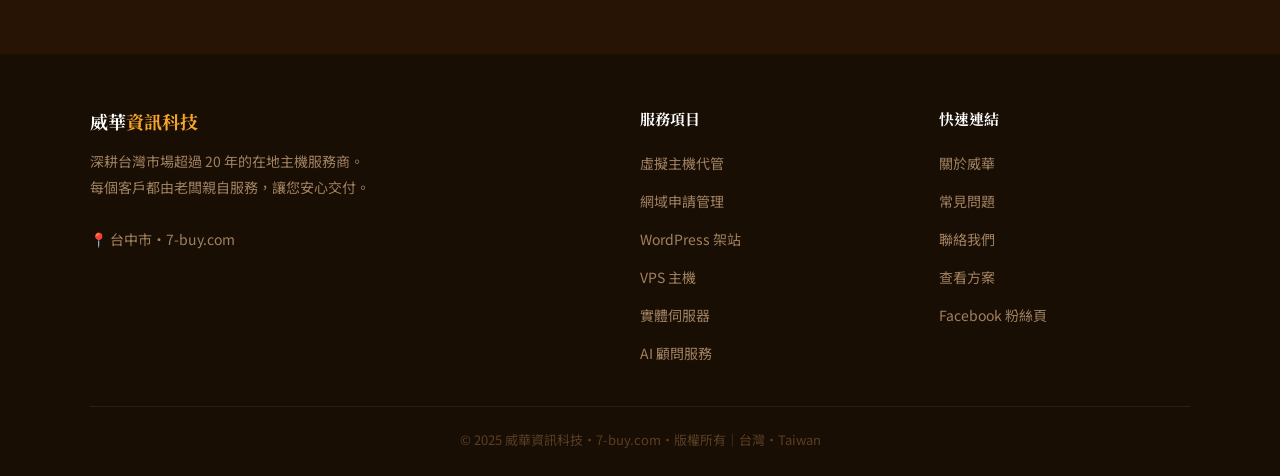
<file: services.html>
<!DOCTYPE html>
<html lang="zh-TW">
<head>
<meta charset="UTF-8">
<meta name="viewport" content="width=device-width, initial-scale=1.0">
<title>服務項目｜威華資訊科技</title>
<meta name="description" content="威華資訊科技提供虛擬主機、網域管理、WordPress 架站、VPS、實體伺服器及 AI 顧問服務，20年經驗老闆親自處理。">
<link rel="stylesheet" href="style.css">
</head>
<body>

<!-- NAV -->
<nav class="nav">
  <div class="nav-inner">
    <a href="index.html" class="nav-logo">威華<em>資訊科技</em></a>
    <ul class="nav-links">
      <li><a href="index.html">首頁</a></li>
      <li><a href="services.html" class="active">服務項目</a></li>
      <li><a href="about.html">關於威華</a></li>
      <li><a href="faq.html">常見問題</a></li>
      <li><a href="contact.html">聯絡我們</a></li>
    </ul>
    <a href="contact.html" class="nav-btn">免費諮詢</a>
  </div>
</nav>

<!-- PAGE HERO -->
<div class="pg-hero">
  <div class="pg-hero-inner">
    <h1>服務項目</h1>
    <p>每項服務都由老闆親自執行，20年經驗直接為您處理</p>
  </div>
</div>

<!-- SERVICE DETAILS -->
<section class="section">
  <div class="section-inner">
    <div class="svc-detail-list">

      <!-- 虛擬主機 -->
      <div class="svc-detail" id="hosting">
        <div class="svc-detail-side">
          <div class="svc-detail-icon">🖥️</div>
          <div class="svc-detail-name">虛擬主機代管</div>
          <div class="svc-detail-who">適合：個人部落格、中小企業官網、電商網站</div>
        </div>
        <div class="svc-detail-body">
          <h3>穩定、快速、有人管的主機環境</h3>
          <p>一般主機商買了就讓你自己顧，遇到問題只能等客服排隊。威華的主機代管，有任何問題直接找老闆，不用重複解釋，不用等轉接。</p>
          <p>採用高效能 SSD 儲存，搭配 cPanel 或 Plesk 控制面板，支援 PHP 多版本切換、MySQL 資料庫，以及一鍵安裝 WordPress 等 CMS 系統。</p>
          <ul class="feat-list">
            <li>高效能 SSD 儲存，速度比傳統 HDD 快數倍</li>
            <li>免費 SSL 憑證，Google 排名加分，訪客更放心</li>
            <li>定期備份，資料安全有保障</li>
            <li>支援超商繳費及信用卡付款</li>
            <li>7 天不滿意退款保障</li>
          </ul>
        </div>
      </div>

      <!-- 網域 -->
      <div class="svc-detail" id="domain">
        <div class="svc-detail-side">
          <div class="svc-detail-icon">🌐</div>
          <div class="svc-detail-name">網域申請管理</div>
          <div class="svc-detail-who">適合：需要品牌網址的個人與企業</div>
        </div>
        <div class="svc-detail-body">
          <h3>幫你選對網域，集中管理不混亂</h3>
          <p>網域是您在網路上的門牌號碼，選對了之後長期使用，不要輕易更換。威華協助您評估適合的網域後綴，完成申請後統一管理，到期前主動提醒續約，不讓您因為忘記續費而失去網域。</p>
          <ul class="feat-list">
            <li>支援 .com、.tw、.com.tw、.net、.org 等主流後綴</li>
            <li>網域購買後統一管理，續約提前通知</li>
            <li>可協助舊網域轉移（Transfer In）</li>
            <li>DNS 設定、子網域規劃一併協助</li>
          </ul>
        </div>
      </div>

      <!-- WordPress -->
      <div class="svc-detail" id="wordpress">
        <div class="svc-detail-side">
          <div class="svc-detail-icon">⚡</div>
          <div class="svc-detail-name">WordPress 架站維護</div>
          <div class="svc-detail-who">適合：需要自己管理內容的中小企業</div>
        </div>
        <div class="svc-detail-body">
          <h3>從零到上線，後續維護也顧到</h3>
          <p>WordPress 是全球最多人使用的網站系統，彈性高、外掛豐富，適合中小企業長期使用。但設定不當、外掛過多或長期不更新，會讓網站越來越慢、越來越危險。</p>
          <p>威華提供的 WordPress 服務，從一開始的環境建置、佈景安裝，到後續的核心更新、安全維護，完整涵蓋，讓您專心在網站內容，技術面交給我。</p>
          <ul class="feat-list">
            <li>WordPress 安裝與初始設定</li>
            <li>佈景主題安裝與基本版型調整</li>
            <li>外掛選配與安全設定</li>
            <li>核心、佈景、外掛定期更新</li>
            <li>網站速度優化（快取、壓縮、CDN）</li>
            <li>被駭後的清毒與安全強化</li>
          </ul>
        </div>
      </div>

      <!-- VPS -->
      <div class="svc-detail" id="vps">
        <div class="svc-detail-side">
          <div class="svc-detail-icon">☁️</div>
          <div class="svc-detail-name">VPS 主機</div>
          <div class="svc-detail-who">適合：開發者、流量成長中的網站</div>
        </div>
        <div class="svc-detail-body">
          <h3>虛擬獨立環境，效能與彈性兼顧</h3>
          <p>當共享主機的資源不夠用，但又不需要整台實體伺服器時，VPS 是最佳的過渡選擇。獨立的 CPU 與記憶體資源，不受其他用戶影響，並且可以依需求彈性擴充。</p>
          <ul class="feat-list">
            <li>獨立資源，效能穩定不受鄰居影響</li>
            <li>可安裝自訂軟體與環境</li>
            <li>彈性擴充 CPU、記憶體、儲存空間</li>
            <li>Plesk / cPanel 控制面板可選</li>
            <li>適合多網站管理、開發測試環境</li>
          </ul>
        </div>
      </div>

      <!-- 實體伺服器 -->
      <div class="svc-detail" id="server">
        <div class="svc-detail-side">
          <div class="svc-detail-icon">🏢</div>
          <div class="svc-detail-name">實體伺服器</div>
          <div class="svc-detail-who">適合：大型電商、企業應用系統</div>
        </div>
        <div class="svc-detail-body">
          <h3>獨享資源，高效能、高安全</h3>
          <p>對效能、安全性或合規性有嚴格要求的企業，實體伺服器是最可靠的選擇。獨享所有運算資源，不與任何人共用，適合高流量網站、企業內部系統或需要資料完全獨立的應用。</p>
          <ul class="feat-list">
            <li>獨享 CPU、記憶體、儲存全部資源</li>
            <li>最高效能，適合大流量與運算密集應用</li>
            <li>資料完全獨立，符合企業資安需求</li>
            <li>Plesk 伺服器管理，有 20 年實戰經驗</li>
          </ul>
        </div>
      </div>

      <!-- 程式設計 -->
      <div class="svc-detail" id="code">
        <div class="svc-detail-side">
          <div class="svc-detail-icon">💻</div>
          <div class="svc-detail-name">程式設計</div>
          <div class="svc-detail-who">適合：需要客製化功能的企業</div>
        </div>
        <div class="svc-detail-body">
          <h3>客製化開發，解決標準產品做不到的需求</h3>
          <p>市面上的現成系統不一定能滿足每家企業的特殊流程。威華提供客製化網站開發服務，從功能規劃到實作，與您密切溝通，做出真正符合需求的解決方案。</p>
          <ul class="feat-list">
            <li>客製化網站功能開發</li>
            <li>購物車與金流整合</li>
            <li>表單、會員系統、後台管理</li>
            <li>既有系統維護與修改</li>
          </ul>
        </div>
      </div>

      <!-- AI 顧問 -->
      <div class="svc-detail" id="ai">
        <div class="svc-detail-side">
          <div class="svc-detail-icon">🤖</div>
          <div class="svc-detail-name">AI 顧問服務</div>
          <div class="svc-detail-who">適合：想導入 AI 但不知從何開始的中小企業</div>
        </div>
        <div class="svc-detail-body">
          <h3>AI 工具很多，哪些真的對你有用？</h3>
          <p>ChatGPT、自動化工具、AI 圖像生成……每天都有新工具出現，但大多數中小企業主不知道哪些適合自己、哪些只是噱頭。威華的 AI 顧問服務，幫您釐清需求、評估工具，找出真正能省時省力的做法。</p>
          <p>不賣軟體、不推廣特定平台，只從您的業務需求出發，給出務實的建議。</p>
          <ul class="feat-list">
            <li>AI 工具需求評估與選型</li>
            <li>自動化流程規劃（文件處理、客服、行銷）</li>
            <li>導入後的使用教學與調整</li>
            <li>按需諮詢，不強迫長期合約</li>
          </ul>
        </div>
      </div>

    </div>
  </div>
</section>

<!-- CTA BANNER -->
<section class="cta-banner">
  <h2>不確定需要哪項服務？</h2>
  <p>說明您的狀況，我幫您判斷最適合的方案，不浪費您的預算</p>
  <div class="cta-row">
    <a href="tel:0973107733" class="cta-link">
      <span class="cta-link-icon">📞</span> 0973-107733
    </a>
    <a href="https://line.me/R/ti/p/@opu1192x" class="cta-link" target="_blank">
      <span class="cta-link-icon">💬</span> LINE：@opu1192x
    </a>
    <a href="mailto:service@7-buy.com" class="cta-link">
      <span class="cta-link-icon">✉️</span> service@7-buy.com
    </a>
  </div>
</section>

<!-- FOOTER -->
<footer>
  <div class="footer-top">
    <div class="footer-brand">
      <a href="index.html" class="footer-logo">威華<em>資訊科技</em></a>
      <p>深耕台灣市場超過 20 年的在地主機服務商。<br>
      每個客戶都由老闆親自服務，讓您安心交付。<br><br>
      📍 台中市・7-buy.com</p>
    </div>
    <div class="footer-col">
      <h4>服務項目</h4>
      <ul>
        <li><a href="#hosting">虛擬主機代管</a></li>
        <li><a href="#domain">網域申請管理</a></li>
        <li><a href="#wordpress">WordPress 架站</a></li>
        <li><a href="#vps">VPS 主機</a></li>
        <li><a href="#server">實體伺服器</a></li>
        <li><a href="#ai">AI 顧問服務</a></li>
      </ul>
    </div>
    <div class="footer-col">
      <h4>快速連結</h4>
      <ul>
        <li><a href="about.html">關於威華</a></li>
        <li><a href="faq.html">常見問題</a></li>
        <li><a href="contact.html">聯絡我們</a></li>
        <li><a href="index.html#pricing">查看方案</a></li>
        <li><a href="https://www.facebook.com/web.7buy" target="_blank">Facebook 粉絲頁</a></li>
      </ul>
    </div>
  </div>
  <div class="footer-bottom">
    © 2025 威華資訊科技・7-buy.com・版權所有｜台灣・Taiwan
  </div>
</footer>

</body>
</html>
</file>
<file: style.css>
@import url('https://fonts.googleapis.com/css2?family=Noto+Serif+TC:wght@400;600;700&family=Noto+Sans+TC:wght@400;500;600&display=swap');

:root {
  --bg:          #FFFCF8;
  --bg-warm:     #FFF3E4;
  --bg-deep:     #271404;
  --ink:         #1E1008;
  --ink-mid:     #6B4A2A;
  --ink-light:   #A07850;
  --accent:      #E07820;
  --accent-dark: #C86A18;
  --accent-lt:   #FFE5C4;
  --gold:        #F5A62A;
  --border:      #ECD9C4;
  --white:       #FFFFFF;
  --serif: 'Noto Serif TC', serif;
  --sans:  'Noto Sans TC', sans-serif;
  --max-w: 1100px;
  --r: 4px;
}

*, *::before, *::after { margin: 0; padding: 0; box-sizing: border-box; }

html { scroll-behavior: smooth; }

body {
  font-family: var(--sans);
  background: var(--bg);
  color: var(--ink);
  line-height: 1.75;
  font-size: 16px;
}

a { color: inherit; }
img { display: block; max-width: 100%; }

/* ── NAV ── */
.nav {
  background: var(--white);
  border-bottom: 1px solid var(--border);
  position: sticky; top: 0; z-index: 200;
}
.nav-inner {
  max-width: var(--max-w);
  margin: 0 auto;
  padding: 0 28px;
  height: 64px;
  display: flex;
  align-items: center;
  justify-content: space-between;
  gap: 24px;
}
.nav-logo {
  font-family: var(--serif);
  font-size: 19px;
  font-weight: 700;
  text-decoration: none;
  color: var(--ink);
  white-space: nowrap;
}
.nav-logo em { font-style: normal; color: var(--accent); }
.nav-links {
  display: flex;
  gap: 28px;
  list-style: none;
}
.nav-links a {
  font-size: 15px;
  color: var(--ink-mid);
  text-decoration: none;
  transition: color .18s;
}
.nav-links a:hover,
.nav-links a.active { color: var(--accent); font-weight: 600; }
.nav-btn {
  background: var(--accent);
  color: var(--white) !important;
  padding: 9px 22px;
  border-radius: var(--r);
  font-weight: 600;
  font-size: 15px;
  text-decoration: none;
  white-space: nowrap;
  transition: background .18s;
}
.nav-btn:hover { background: var(--accent-dark); }

/* ── HERO ── */
.hero {
  background: linear-gradient(140deg, #FFF7EC 0%, #FFDEB0 100%);
  padding: 72px 28px 96px;
}
.hero-inner {
  max-width: var(--max-w);
  margin: 0 auto;
  display: grid;
  grid-template-columns: 1.1fr 1fr;
  gap: 56px;
  align-items: center;
}
.hero-badge {
  display: inline-block;
  background: var(--accent-lt);
  color: var(--accent-dark);
  font-size: 13px;
  font-weight: 600;
  padding: 5px 14px;
  border-radius: 2px;
  margin-bottom: 22px;
}
.hero h1 {
  font-family: var(--serif);
  font-size: 46px;
  font-weight: 700;
  line-height: 1.32;
  color: var(--ink);
  margin-bottom: 20px;
}
.hero-sub {
  font-size: 17px;
  color: var(--ink-mid);
  line-height: 1.85;
  margin-bottom: 36px;
  max-width: 460px;
}
.hero-actions { display: flex; gap: 14px; flex-wrap: wrap; }
.btn-solid {
  background: var(--accent);
  color: var(--white);
  padding: 14px 30px;
  border-radius: var(--r);
  text-decoration: none;
  font-weight: 600;
  font-size: 16px;
  transition: background .18s;
  display: inline-block;
}
.btn-solid:hover { background: var(--accent-dark); }
.btn-ghost {
  background: transparent;
  color: var(--ink);
  padding: 14px 30px;
  border-radius: var(--r);
  text-decoration: none;
  font-weight: 600;
  font-size: 16px;
  border: 1.5px solid var(--border);
  transition: border-color .18s, color .18s;
  display: inline-block;
}
.btn-ghost:hover { border-color: var(--accent); color: var(--accent); }

/* Hero stat panels */
.hero-stats {
  display: flex;
  flex-direction: column;
  gap: 20px;
}
.stat-card {
  background: var(--white);
  border: 1px solid var(--border);
  border-left: 4px solid var(--accent);
  padding: 20px 24px;
  border-radius: var(--r);
}
.stat-num {
  font-family: var(--serif);
  font-size: 34px;
  font-weight: 700;
  color: var(--accent);
  line-height: 1.1;
}
.stat-desc {
  font-size: 14px;
  color: var(--ink-mid);
  margin-top: 5px;
}

/* ── SECTION SHELL ── */
.section { padding: 80px 28px; }
.section-inner { max-width: var(--max-w); margin: 0 auto; }
.section-hd {
  font-family: var(--serif);
  font-size: 30px;
  font-weight: 700;
  color: var(--ink);
  margin-bottom: 6px;
}
.section-sub {
  font-size: 16px;
  color: var(--ink-mid);
  margin-bottom: 48px;
}
.warm-bg { background: var(--bg-warm); }

/* ── SERVICES GRID ── */
.svc-grid {
  display: grid;
  grid-template-columns: repeat(3, 1fr);
  gap: 22px;
}
.svc-card {
  background: var(--white);
  border: 1px solid var(--border);
  border-top: 3px solid var(--accent);
  padding: 28px 22px;
  border-radius: var(--r);
  text-decoration: none;
  display: block;
  transition: border-top-color .18s, box-shadow .18s;
}
.svc-card:hover {
  border-top-color: var(--accent-dark);
  box-shadow: 0 4px 20px rgba(224,120,32,.1);
}
.svc-icon { font-size: 30px; margin-bottom: 12px; }
.svc-name {
  font-family: var(--serif);
  font-size: 17px;
  font-weight: 600;
  color: var(--ink);
  margin-bottom: 8px;
}
.svc-desc { font-size: 14px; color: var(--ink-mid); line-height: 1.75; }
.svc-tag {
  display: inline-block;
  margin-top: 12px;
  font-size: 12px;
  font-weight: 600;
  color: var(--accent);
  background: var(--accent-lt);
  padding: 3px 10px;
  border-radius: 2px;
}

/* ── WHY ── */
.why-grid {
  display: grid;
  grid-template-columns: 1fr 1fr;
  gap: 36px;
}
.why-item { display: flex; gap: 20px; align-items: flex-start; }
.why-icon-box {
  width: 52px; height: 52px;
  background: var(--accent-lt);
  border-radius: 50%;
  display: flex; align-items: center; justify-content: center;
  font-size: 24px;
  flex-shrink: 0;
}
.why-item h3 {
  font-family: var(--serif);
  font-size: 17px;
  font-weight: 600;
  margin-bottom: 6px;
}
.why-item p { font-size: 14px; color: var(--ink-mid); line-height: 1.75; }

/* ── PRICING ── */
.pricing-grid {
  display: grid;
  grid-template-columns: repeat(3, 1fr);
  gap: 22px;
}
.price-card {
  background: var(--white);
  border: 1.5px solid var(--border);
  border-radius: var(--r);
  padding: 36px 28px;
  position: relative;
}
.price-card.featured { border-color: var(--accent); }
.feat-badge {
  position: absolute;
  top: -13px; left: 50%;
  transform: translateX(-50%);
  background: var(--accent);
  color: var(--white);
  font-size: 12px;
  font-weight: 600;
  padding: 4px 18px;
  border-radius: 20px;
  white-space: nowrap;
}
.plan-name {
  font-family: var(--serif);
  font-size: 19px;
  font-weight: 600;
  margin-bottom: 4px;
}
.plan-hint { font-size: 13px; color: var(--ink-mid); margin-bottom: 18px; }
.plan-price {
  font-family: var(--serif);
  font-size: 38px;
  font-weight: 700;
  color: var(--accent);
  line-height: 1.1;
}
.plan-price small {
  font-size: 16px;
  font-weight: 400;
  color: var(--ink-mid);
  font-family: var(--sans);
}
.plan-period { font-size: 13px; color: var(--ink-light); margin: 5px 0 22px; }
.plan-feats { list-style: none; margin-bottom: 28px; display: flex; flex-direction: column; gap: 10px; }
.plan-feats li {
  font-size: 14px;
  color: var(--ink-mid);
  display: flex; gap: 8px; align-items: flex-start;
}
.plan-feats li::before { content: '✓'; color: var(--accent); font-weight: 700; flex-shrink: 0; }
.btn-plan {
  display: block;
  text-align: center;
  padding: 13px 20px;
  border-radius: var(--r);
  text-decoration: none;
  font-weight: 600;
  font-size: 15px;
  transition: background .18s, border-color .18s;
}
.btn-plan-fill { background: var(--accent); color: var(--white); }
.btn-plan-fill:hover { background: var(--accent-dark); }
.btn-plan-line { border: 1.5px solid var(--border); color: var(--ink); }
.btn-plan-line:hover { border-color: var(--accent); color: var(--accent); }

/* ── CTA BANNER ── */
.cta-banner { background: var(--bg-deep); padding: 72px 28px; text-align: center; }
.cta-banner h2 {
  font-family: var(--serif);
  font-size: 30px;
  color: var(--white);
  margin-bottom: 12px;
}
.cta-banner p { font-size: 16px; color: #C8A880; margin-bottom: 36px; }
.cta-row {
  display: flex;
  justify-content: center;
  gap: 20px;
  flex-wrap: wrap;
}
.cta-link {
  display: flex;
  align-items: center;
  gap: 10px;
  color: var(--white);
  text-decoration: none;
  font-size: 15px;
  font-weight: 500;
  padding: 13px 24px;
  border: 1px solid rgba(255,255,255,.2);
  border-radius: var(--r);
  transition: border-color .18s, color .18s;
}
.cta-link:hover { border-color: var(--gold); color: var(--gold); }
.cta-link-icon { font-size: 20px; }

/* ── FOOTER ── */
footer {
  background: #180E04;
  color: #A08060;
  padding: 52px 28px 24px;
}
.footer-top {
  max-width: var(--max-w);
  margin: 0 auto;
  display: grid;
  grid-template-columns: 2fr 1fr 1fr;
  gap: 48px;
  margin-bottom: 40px;
}
.footer-brand p { font-size: 14px; line-height: 1.85; margin-top: 12px; }
.footer-logo {
  font-family: var(--serif);
  font-size: 18px;
  font-weight: 700;
  color: var(--white);
  text-decoration: none;
}
.footer-logo em { font-style: normal; color: var(--gold); }
.footer-col h4 { font-family: var(--serif); color: var(--white); font-size: 15px; margin-bottom: 16px; }
.footer-col ul { list-style: none; display: flex; flex-direction: column; gap: 10px; }
.footer-col ul a { color: #A08060; text-decoration: none; font-size: 14px; transition: color .18s; }
.footer-col ul a:hover { color: var(--gold); }
.footer-bottom {
  max-width: var(--max-w);
  margin: 0 auto;
  border-top: 1px solid rgba(255,255,255,.07);
  padding-top: 22px;
  font-size: 13px;
  color: #5A3E24;
  text-align: center;
}

/* ── PAGE HERO (sub pages) ── */
.pg-hero {
  background: linear-gradient(140deg, #FFF7EC 0%, #FFE0AD 100%);
  padding: 52px 28px;
  border-bottom: 1px solid var(--border);
}
.pg-hero-inner { max-width: var(--max-w); margin: 0 auto; }
.pg-hero h1 {
  font-family: var(--serif);
  font-size: 34px;
  font-weight: 700;
  color: var(--ink);
  margin-bottom: 8px;
}
.pg-hero p { font-size: 17px; color: var(--ink-mid); }

/* ── SERVICE DETAIL (services.html) ── */
.svc-detail-list { display: flex; flex-direction: column; gap: 40px; }
.svc-detail {
  display: grid;
  grid-template-columns: 260px 1fr;
  gap: 40px;
  padding-bottom: 40px;
  border-bottom: 1px solid var(--border);
  align-items: start;
}
.svc-detail:last-child { border-bottom: none; padding-bottom: 0; }
.svc-detail-side {
  background: var(--bg-warm);
  border-radius: var(--r);
  padding: 28px 24px;
  border-left: 4px solid var(--accent);
}
.svc-detail-icon { font-size: 36px; margin-bottom: 10px; }
.svc-detail-name {
  font-family: var(--serif);
  font-size: 20px;
  font-weight: 700;
  margin-bottom: 6px;
}
.svc-detail-who { font-size: 13px; color: var(--ink-mid); }
.svc-detail-body h3 {
  font-family: var(--serif);
  font-size: 22px;
  font-weight: 700;
  margin-bottom: 12px;
}
.svc-detail-body p { font-size: 15px; color: var(--ink-mid); line-height: 1.85; margin-bottom: 14px; }
.feat-list { list-style: none; display: flex; flex-direction: column; gap: 8px; margin-top: 4px; }
.feat-list li { font-size: 14px; color: var(--ink-mid); display: flex; gap: 8px; }
.feat-list li::before { content: '›'; color: var(--accent); font-weight: 700; }

/* ── FAQ ── */
.faq-list { display: flex; flex-direction: column; gap: 12px; }
details {
  background: var(--white);
  border: 1px solid var(--border);
  border-radius: var(--r);
  overflow: hidden;
}
details[open] { border-color: var(--accent); }
summary {
  padding: 20px 24px;
  cursor: pointer;
  font-weight: 600;
  font-size: 16px;
  list-style: none;
  display: flex;
  justify-content: space-between;
  align-items: center;
  color: var(--ink);
}
summary::-webkit-details-marker { display: none; }
summary::after { content: '+'; font-size: 22px; color: var(--accent); }
details[open] summary::after { content: '−'; }
.faq-ans {
  padding: 4px 24px 20px;
  font-size: 15px;
  color: var(--ink-mid);
  line-height: 1.85;
  border-top: 1px solid var(--border);
}
.faq-ans a { color: var(--accent); }

/* ── ABOUT ── */
.about-grid {
  display: grid;
  grid-template-columns: 1fr 1fr;
  gap: 60px;
  align-items: start;
}
.about-body h2 {
  font-family: var(--serif);
  font-size: 26px;
  margin-bottom: 18px;
}
.about-body p { font-size: 15px; color: var(--ink-mid); line-height: 1.9; margin-bottom: 16px; }
.about-nums {
  background: var(--bg-warm);
  border-radius: var(--r);
  padding: 32px;
  display: flex;
  flex-direction: column;
  gap: 0;
}
.about-num {
  padding: 20px 0;
  border-bottom: 1px solid var(--border);
}
.about-num:last-child { border-bottom: none; padding-bottom: 0; }
.about-num strong {
  font-family: var(--serif);
  font-size: 38px;
  font-weight: 700;
  color: var(--accent);
  display: block;
  line-height: 1.1;
}
.about-num span { font-size: 14px; color: var(--ink-mid); margin-top: 4px; display: block; }

/* ── CONTACT ── */
.contact-grid {
  display: grid;
  grid-template-columns: 1fr 1fr;
  gap: 52px;
  align-items: start;
}
.contact-intro h2 { font-family: var(--serif); font-size: 26px; margin-bottom: 14px; }
.contact-intro p { font-size: 15px; color: var(--ink-mid); line-height: 1.85; margin-bottom: 28px; }
.contact-methods { display: flex; flex-direction: column; gap: 14px; }
.contact-m {
  display: flex;
  align-items: center;
  gap: 16px;
  text-decoration: none;
  color: var(--ink);
  padding: 16px 20px;
  background: var(--white);
  border: 1px solid var(--border);
  border-radius: var(--r);
  transition: border-color .18s;
}
.contact-m:hover { border-color: var(--accent); }
.cm-icon {
  width: 44px; height: 44px;
  background: var(--accent-lt);
  border-radius: 50%;
  display: flex; align-items: center; justify-content: center;
  font-size: 22px;
  flex-shrink: 0;
}
.cm-text strong { display: block; font-size: 12px; color: var(--ink-mid); margin-bottom: 3px; font-weight: 500; }
.cm-text span { font-size: 16px; font-weight: 600; }
.contact-note {
  background: var(--bg-warm);
  border-radius: var(--r);
  padding: 28px;
  margin-top: 20px;
}
.contact-note h3 { font-family: var(--serif); font-size: 17px; margin-bottom: 10px; }
.contact-note p { font-size: 14px; color: var(--ink-mid); line-height: 1.8; }

.contact-box {
  background: var(--white);
  border: 1px solid var(--border);
  border-radius: var(--r);
  padding: 36px;
}
.contact-box h3 { font-family: var(--serif); font-size: 20px; margin-bottom: 22px; }
.fg { margin-bottom: 18px; }
.fg label { display: block; font-size: 14px; font-weight: 600; margin-bottom: 8px; }
.fg input, .fg textarea, .fg select {
  width: 100%;
  padding: 12px 14px;
  border: 1.5px solid var(--border);
  border-radius: var(--r);
  font-family: var(--sans);
  font-size: 15px;
  color: var(--ink);
  background: var(--bg);
  transition: border-color .18s;
}
.fg input:focus, .fg textarea:focus, .fg select:focus {
  outline: none;
  border-color: var(--accent);
}
.fg textarea { height: 110px; resize: vertical; }
.btn-send {
  width: 100%;
  background: var(--accent);
  color: var(--white);
  border: none;
  padding: 14px;
  border-radius: var(--r);
  font-size: 16px;
  font-weight: 600;
  font-family: var(--sans);
  cursor: pointer;
  transition: background .18s;
}
.btn-send:hover { background: var(--accent-dark); }

/* ── MOBILE ── */
@media (max-width: 800px) {
  .hero-inner { grid-template-columns: 1fr; gap: 40px; }
  .hero h1 { font-size: 32px; }
  .svc-grid { grid-template-columns: 1fr; }
  .pricing-grid { grid-template-columns: 1fr; }
  .why-grid { grid-template-columns: 1fr; }
  .svc-detail { grid-template-columns: 1fr; }
  .about-grid { grid-template-columns: 1fr; }
  .contact-grid { grid-template-columns: 1fr; }
  .footer-top { grid-template-columns: 1fr; gap: 28px; }
  .nav-links { display: none; }
  .cta-row { flex-direction: column; align-items: center; }
}
</file>
